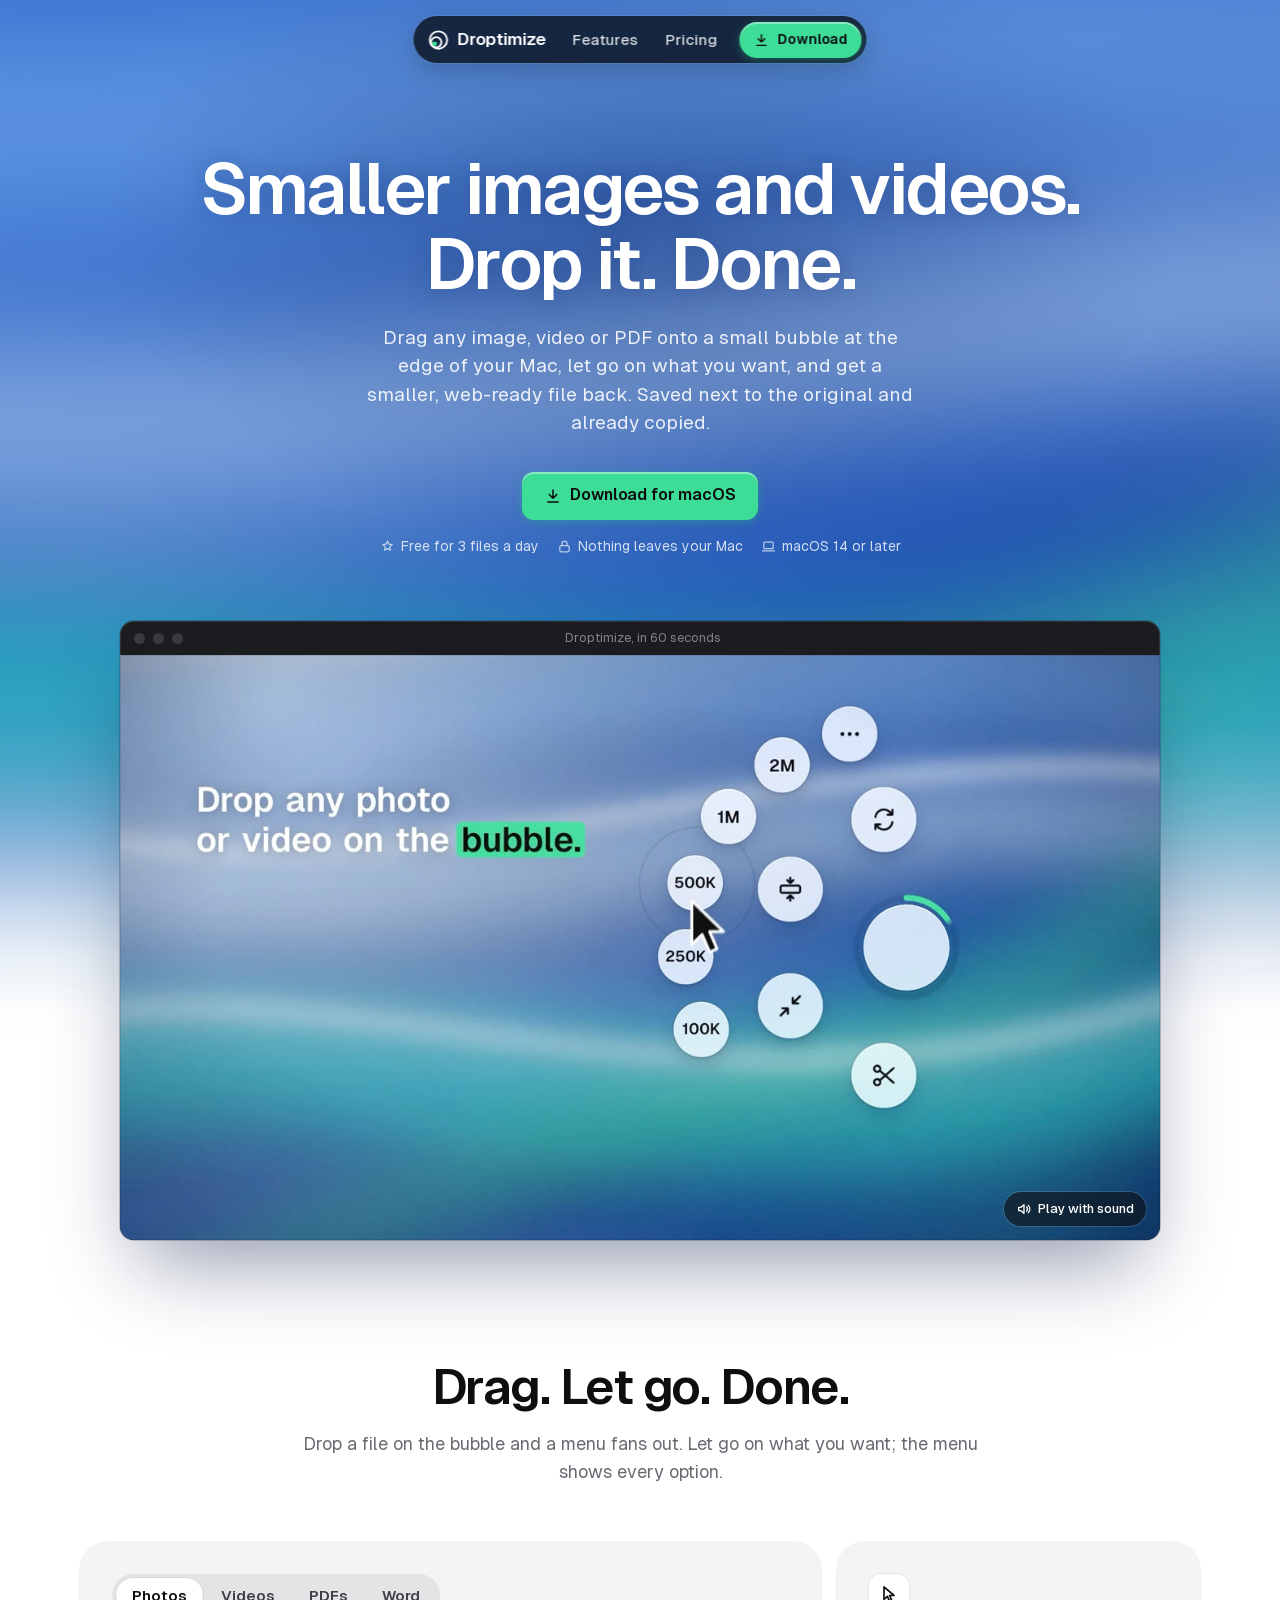
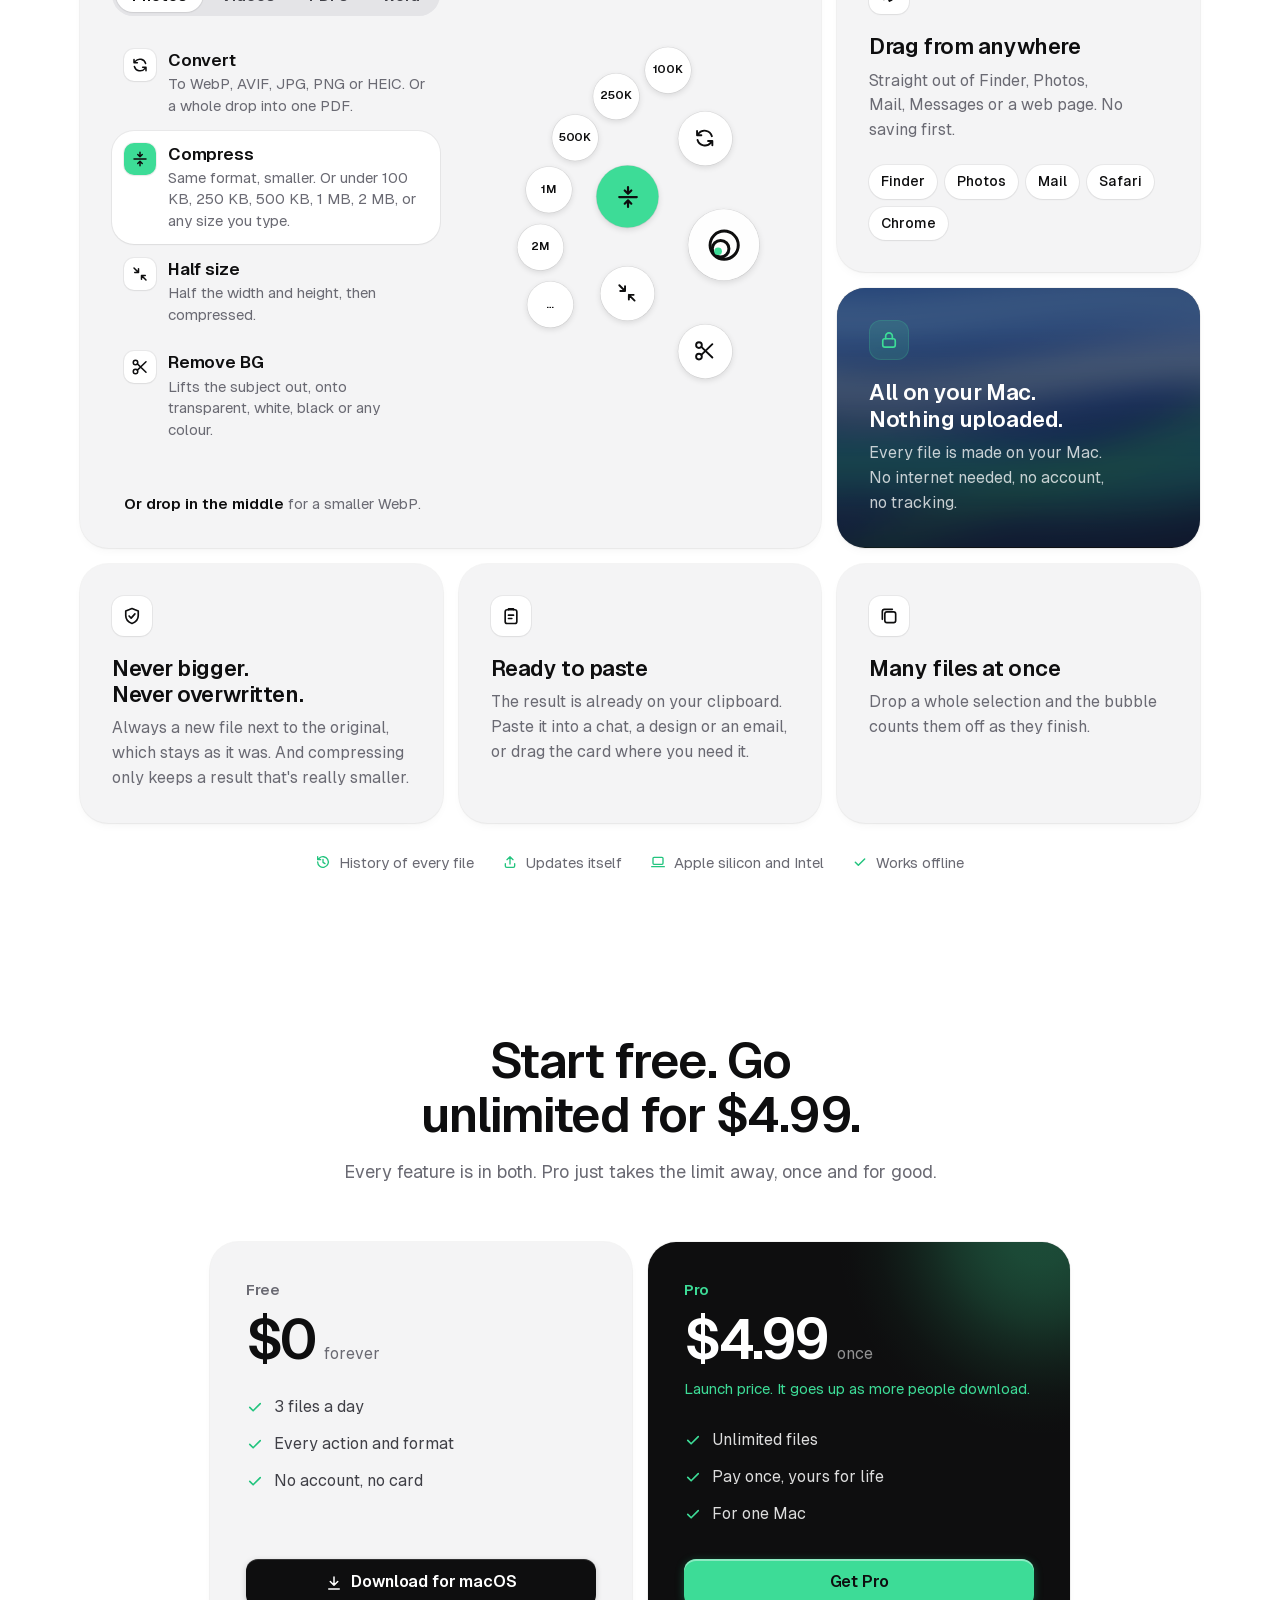
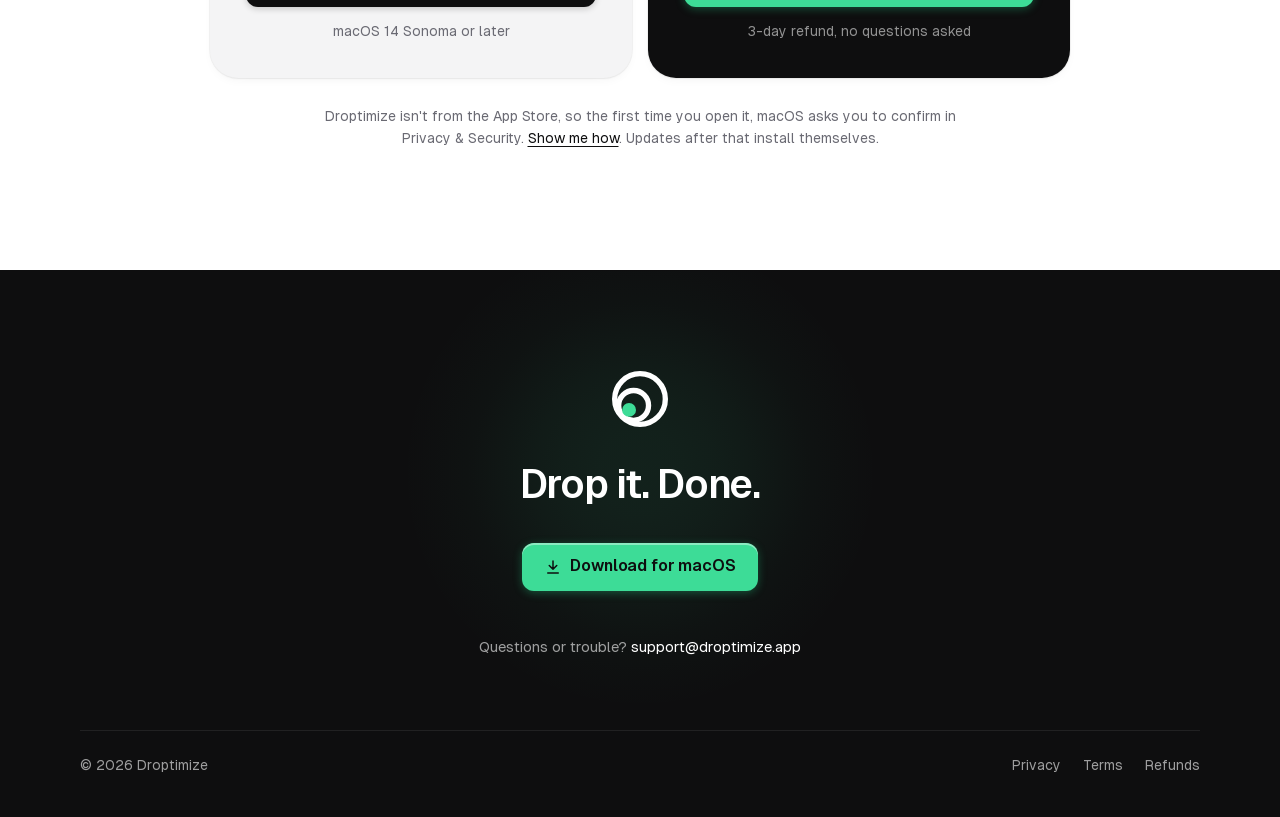
<file: website/index.html>
<!doctype html>
<html lang="en">
<head>
  <meta charset="utf-8">
  <meta name="viewport" content="width=device-width, initial-scale=1">
  <title>Droptimize: smaller images and videos for your Mac</title>
  <meta name="description" content="Drag any image or video onto a small bubble at the edge of your Mac, let go on what you want, and get a smaller, web-ready file back. Everything happens on your Mac. Free for 3 files a day, Pro $4.99 once.">
  <!-- Link previews (X, iMessage, Slack, LinkedIn…). The image is drawn by docs/launch-video/film/og-image.html. -->
  <meta property="og:title" content="Droptimize: smaller photos, videos and PDFs in one drop">
  <meta property="og:description" content="Drag a file onto a bubble at the edge of your Mac and let go. A 12.4 MB photo comes back at 486 KB, saved next to the original and already copied. Nothing is uploaded.">
  <meta property="og:type" content="website">
  <meta property="og:url" content="https://droptimize.app/">
  <meta property="og:site_name" content="Droptimize">
  <meta property="og:image" content="https://droptimize.app/assets/share-steps.jpg">
  <meta property="og:image:type" content="image/jpeg">
  <meta property="og:image:width" content="1200">
  <meta property="og:image:height" content="675">
  <meta property="og:image:alt" content="How Droptimize works: Drop. Pick. Done. 1, drop any file on the bubble. 2, pick what you need: convert, compress, resize or remove the background. 3, paste it anywhere: it is already on your clipboard.">
  <meta name="twitter:card" content="summary_large_image">
  <meta name="twitter:title" content="Droptimize: smaller photos, videos and PDFs in one drop">
  <meta name="twitter:description" content="Drag a file onto a bubble on your Mac and let go. 12.4 MB → 486 KB. No upload, no converter site.">
  <meta name="twitter:image" content="https://droptimize.app/assets/share-steps.jpg">
  <meta name="twitter:image:alt" content="How Droptimize works: Drop. Pick. Done. 1, drop any file on the bubble. 2, pick what you need: convert, compress, resize or remove the background. 3, paste it anywhere: it is already on your clipboard.">
  <meta name="theme-color" content="#2457B8">
  <link rel="icon" href="assets/favicon.svg" type="image/svg+xml">
  <link rel="apple-touch-icon" href="assets/icon-256.png">
  <link rel="preload" href="assets/fonts/Geist-Variable.woff2" as="font" type="font/woff2" crossorigin>
  <link rel="preload" href="assets/film-poster.jpg" as="image">
  <link rel="stylesheet" href="styles.css">
  <script>
    // The headline's intro plays once per visit (not on every return to the page), and never with Reduce Motion.
    try {
      if (!sessionStorage.getItem("seen-intro") && !matchMedia("(prefers-reduced-motion: reduce)").matches) {
        document.documentElement.classList.add("intro");
        sessionStorage.setItem("seen-intro", "1");
      }
    } catch (e) {}
  </script>
</head>
<body>
<a class="skip" href="#features">Skip to content</a>

<svg width="0" height="0" style="position:absolute" aria-hidden="true">
  <!-- The logo (Bubble/Logo.swift, 24-unit grid): the original, smaller, and the result. -->
  <symbol id="logo" viewBox="0 0 24 24">
    <circle cx="12" cy="12" r="9.5" fill="none" stroke="currentColor" stroke-width="2"/>
    <circle cx="9.6" cy="14.4" r="5.6" fill="none" stroke="currentColor" stroke-width="2"/>
    <circle cx="7.9" cy="16.1" r="2.6" fill="#3DDC97"/>
  </symbol>
  <symbol id="i-download" viewBox="0 0 24 24" fill="none" stroke="currentColor" stroke-width="2" stroke-linecap="round" stroke-linejoin="round"><path d="M12 4v11M7 10l5 5 5-5M5 20h14"/></symbol>
  <symbol id="i-check" viewBox="0 0 24 24" fill="none" stroke="currentColor" stroke-width="2.2" stroke-linecap="round" stroke-linejoin="round"><path d="M5 12.5l4.5 4.5L19 7.5"/></symbol>
  <symbol id="i-convert" viewBox="0 0 24 24" fill="none" stroke="currentColor" stroke-width="2" stroke-linecap="round" stroke-linejoin="round"><path d="M19.5 10A8 8 0 0 0 5.6 7.2L4 9M4 4.5V9h4.5M4.5 14a8 8 0 0 0 13.9 2.8L20 15M20 19.5V15h-4.5"/></symbol>
  <symbol id="i-compress" viewBox="0 0 24 24" fill="none" stroke="currentColor" stroke-width="2" stroke-linecap="round" stroke-linejoin="round"><path d="M12 3v6M9 6l3 3 3-3M12 21v-6M9 18l3-3 3 3M4 12h16"/></symbol>
  <symbol id="i-half" viewBox="0 0 24 24" fill="none" stroke="currentColor" stroke-width="2" stroke-linecap="round" stroke-linejoin="round"><path d="M4 4l6 6M10 5v5H5M20 20l-6-6M14 19v-5h5"/></symbol>
  <symbol id="i-scissors" viewBox="0 0 24 24" fill="none" stroke="currentColor" stroke-width="2" stroke-linecap="round" stroke-linejoin="round"><circle cx="6" cy="6" r="3"/><circle cx="6" cy="18" r="3"/><path d="M8.5 7.8L20 19M8.5 16.2L20 5"/></symbol>
  <symbol id="i-resize" viewBox="0 0 24 24" fill="none" stroke="currentColor" stroke-width="2" stroke-linecap="round" stroke-linejoin="round"><rect x="3" y="5" width="18" height="14" rx="2.5"/><path d="M7 12V9h3M17 12v3h-3"/></symbol>
  <symbol id="i-mute" viewBox="0 0 24 24" fill="none" stroke="currentColor" stroke-width="2" stroke-linecap="round" stroke-linejoin="round"><path d="M4 9.5h3.5L12 5.5v13l-4.5-4H4z"/><path d="M16 9.5l5 5M21 9.5l-5 5"/></symbol>
  <symbol id="i-sound" viewBox="0 0 24 24" fill="none" stroke="currentColor" stroke-width="2" stroke-linecap="round" stroke-linejoin="round"><path d="M4 9.5h3.5L12 5.5v13l-4.5-4H4z"/><path d="M16 9a4.5 4.5 0 0 1 0 6M18.5 6.5a8 8 0 0 1 0 11"/></symbol>
  <symbol id="i-cursor" viewBox="0 0 24 24" fill="none" stroke="currentColor" stroke-width="2" stroke-linejoin="round"><path d="M6 3.5v15l4-3.6 2.6 5.6 2.6-1.2-2.6-5.5H18z"/></symbol>
  <symbol id="i-lock" viewBox="0 0 24 24" fill="none" stroke="currentColor" stroke-width="2" stroke-linecap="round" stroke-linejoin="round"><rect x="4.5" y="10.5" width="15" height="10" rx="2.5"/><path d="M8 10.5V7.5a4 4 0 0 1 8 0v3"/></symbol>
  <symbol id="i-shield" viewBox="0 0 24 24" fill="none" stroke="currentColor" stroke-width="2" stroke-linecap="round" stroke-linejoin="round"><path d="M12 3l7.5 3v5.5c0 4.5-3.2 8-7.5 9.5-4.3-1.5-7.5-5-7.5-9.5V6z"/><path d="M8.5 12l2.5 2.5 4.5-5"/></symbol>
  <symbol id="i-clipboard" viewBox="0 0 24 24" fill="none" stroke="currentColor" stroke-width="2" stroke-linecap="round" stroke-linejoin="round"><rect x="5" y="4.5" width="14" height="16.5" rx="2.5"/><path d="M9 4.5V3.5h6v1M9 11h6M9 15h4"/></symbol>
  <symbol id="i-history" viewBox="0 0 24 24" fill="none" stroke="currentColor" stroke-width="2" stroke-linecap="round" stroke-linejoin="round"><path d="M4 12a8 8 0 1 0 2.4-5.7L4 8.5M4 4v4.5h4.5M12 8v4.5l3 2"/></symbol>
  <symbol id="i-stack" viewBox="0 0 24 24" fill="none" stroke="currentColor" stroke-width="2" stroke-linecap="round" stroke-linejoin="round"><rect x="7" y="7" width="13" height="13" rx="2.5"/><path d="M4 16V6.5A2.5 2.5 0 0 1 6.5 4H16"/></symbol>
  <symbol id="i-update" viewBox="0 0 24 24" fill="none" stroke="currentColor" stroke-width="2" stroke-linecap="round" stroke-linejoin="round"><path d="M12 15V4M7.5 8.5L12 4l4.5 4.5M5 14.5V18a2 2 0 0 0 2 2h10a2 2 0 0 0 2-2v-3.5"/></symbol>
  <symbol id="i-laptop" viewBox="0 0 24 24" fill="none" stroke="currentColor" stroke-width="2" stroke-linecap="round" stroke-linejoin="round"><rect x="4.5" y="5" width="15" height="10.5" rx="1.5"/><path d="M2.5 19h19"/></symbol>
  <symbol id="i-gift" viewBox="0 0 24 24" fill="none" stroke="currentColor" stroke-width="2" stroke-linecap="round" stroke-linejoin="round"><path d="M12 3.5l2.3 4.7 5.2.8-3.8 3.6.9 5.2-4.6-2.4-4.6 2.4.9-5.2L4.5 9l5.2-.8z"/></symbol>
</svg>

<nav class="nav" aria-label="Main">
  <a class="brand" href="#top"><svg aria-hidden="true"><use href="#logo"/></svg>Droptimize</a>
  <a class="link" href="#features">Features</a>
  <a class="link" href="#pricing">Pricing</a>
  <a class="button button-mint" href="https://github.com/bimanshu/Droptimize/releases/download/preview/Droptimize.dmg"><svg aria-hidden="true"><use href="#i-download"/></svg>Download</a>
</nav>

<main id="top">

  <!-- ───────────── 1. Hero ───────────── -->
  <header class="hero">
    <div class="wall" aria-hidden="true">
      <!-- The film's wallpaper (docs/launch-video/film/v4.html, wallpaper(false)): soft waves, heavily blurred. -->
      <svg viewBox="0 0 1920 1080" preserveAspectRatio="xMidYMid slice">
        <defs>
          <linearGradient id="wall-base" x1="0" y1="0" x2="1" y2="1">
            <stop offset="0" stop-color="#2F6BD0"/>
            <stop offset="0.55" stop-color="#2457B8"/>
            <stop offset="1" stop-color="#163A86"/>
          </linearGradient>
          <filter id="wall-blur" x="-30%" y="-30%" width="160%" height="160%"><feGaussianBlur stdDeviation="70"/></filter>
        </defs>
        <rect width="1920" height="1080" fill="url(#wall-base)"/>
        <g filter="url(#wall-blur)" fill="none" stroke-linecap="round">
          <path d="M-200 820C500 520 1100 1100 2200 600" stroke="#2BB5C0" stroke-width="260" opacity="0.8"/>
          <path d="M-300 300C600 700 1300 100 2300 380" stroke="#CFE6F7" stroke-width="180" opacity="0.55"/>
          <path d="M200 1200C800 760 1400 880 2100 300" stroke="#3DDC97" stroke-width="140" opacity="0.42"/>
          <path d="M-100 80C500 260 1200 -100 2100 120" stroke="#7FB2F0" stroke-width="220" opacity="0.6"/>
        </g>
      </svg>
    </div>

    <div class="wrap">
      <h1>
        <span class="line"><span data-word style="--i:0">Smaller</span> <span data-word style="--i:1">images</span> <span data-word style="--i:2">and</span> <span data-word style="--i:3">videos.</span></span>
        <span class="line"><span data-word style="--i:4">Drop</span> <span data-word style="--i:5">it.</span> <span data-word style="--i:6">Done.</span></span>
      </h1>
      <p class="sub">Drag any image, video or PDF onto a small bubble at the edge of your Mac, let go on what you want, and get a smaller, web-ready file back. Saved next to the original and already copied.</p>
      <div class="actions">
        <a class="button button-mint" href="https://github.com/bimanshu/Droptimize/releases/download/preview/Droptimize.dmg"><svg aria-hidden="true"><use href="#i-download"/></svg>Download for macOS</a>
      </div>
      <ul class="facts">
        <li><svg aria-hidden="true"><use href="#i-gift"/></svg>Free for 3 files a day</li>
        <li><svg aria-hidden="true"><use href="#i-lock"/></svg>Nothing leaves your Mac</li>
        <li><svg aria-hidden="true"><use href="#i-laptop"/></svg>macOS 14 or later</li>
      </ul>
    </div>

    <figure class="window" style="margin-bottom:0">
      <div class="bar" aria-hidden="true"><i></i><i></i><i></i><span class="title">Droptimize, in 60 seconds</span></div>
      <video id="film" autoplay muted loop playsinline preload="auto" poster="assets/film-poster.jpg" aria-label="Droptimize launch film: a photo dragged onto the bubble, compressed, converted, its background removed, a video compressed to 25 MB and a PDF to 1 MB, all on the Mac.">
        <source src="assets/film-hevc.mp4" type='video/mp4; codecs="hvc1"'>
        <source src="assets/film-h264.mp4" type="video/mp4">
      </video>
      <button class="sound" id="sound" type="button" aria-pressed="false"><svg aria-hidden="true"><use href="#i-sound"/></svg><span>Play with sound</span></button>
    </figure>
  </header>

  <!-- ───────────── 2. Everything it does ───────────── -->
  <section class="section" id="features" aria-labelledby="features-title">
    <div class="wrap">
      <div class="section-head">
        <h2 id="features-title">Drag. Let go. Done.</h2>
        <p>Drop a file on the bubble and a menu fans out. Let go on what you want; the menu shows every option.</p>
      </div>

      <div class="grid">
        <article class="card menu-card" aria-label="Every action">
          <div class="copy">
            <div class="switch" role="group" aria-label="File type">
              <span class="thumb" aria-hidden="true"></span>
              <button type="button" data-kind="image" aria-pressed="true">Photos</button>
              <button type="button" data-kind="video" aria-pressed="false">Videos</button>
              <button type="button" data-kind="pdf" aria-pressed="false">PDFs</button>
              <button type="button" data-kind="word" aria-pressed="false">Word</button>
            </div>
            <ul class="actions-list" id="actions"></ul>
            <p class="auto" id="auto"></p>
          </div>
          <div class="stage" id="stage" aria-hidden="true">
            <div class="bubble" id="bubble"><svg><use href="#logo"/></svg><span class="label" id="bubble-label"></span></div>
          </div>
        </article>

        <article class="card anywhere">
          <div class="icon"><svg aria-hidden="true"><use href="#i-cursor"/></svg></div>
          <h3>Drag from anywhere</h3>
          <p>Straight out of Finder, Photos, Mail, Messages or a web page. No saving first.</p>
          <div class="apps" aria-hidden="true"><span>Finder</span><span>Photos</span><span>Mail</span><span>Safari</span><span>Chrome</span></div>
        </article>

        <article class="card private">
          <!-- The film's wallpaper waves, as in the hero. -->
          <svg class="waves" viewBox="0 0 1920 1080" preserveAspectRatio="xMidYMid slice" aria-hidden="true">
            <rect width="1920" height="1080" fill="url(#wall-base)"/>
            <g filter="url(#wall-blur)" fill="none" stroke-linecap="round">
              <path d="M-200 820C500 520 1100 1100 2200 600" stroke="#2BB5C0" stroke-width="260" opacity="0.8"/>
              <path d="M-300 300C600 700 1300 100 2300 380" stroke="#CFE6F7" stroke-width="180" opacity="0.55"/>
              <path d="M200 1200C800 760 1400 880 2100 300" stroke="#3DDC97" stroke-width="140" opacity="0.42"/>
              <path d="M-100 80C500 260 1200 -100 2100 120" stroke="#7FB2F0" stroke-width="220" opacity="0.6"/>
            </g>
          </svg>
          <div class="icon"><svg aria-hidden="true"><use href="#i-lock"/></svg></div>
          <h3>All on your Mac. Nothing uploaded.</h3>
          <p>Every file is made on your Mac. No internet needed, no account, no tracking.</p>
        </article>

        <article class="card">
          <div class="icon"><svg aria-hidden="true"><use href="#i-shield"/></svg></div>
          <h3>Never bigger. Never overwritten.</h3>
          <p>Always a new file next to the original, which stays as it was. And compressing only keeps a result that's really smaller.</p>
        </article>

        <article class="card">
          <div class="icon"><svg aria-hidden="true"><use href="#i-clipboard"/></svg></div>
          <h3>Ready to paste</h3>
          <p>The result is already on your clipboard. Paste it into a chat, a design or an email, or drag the card where you need it.</p>
        </article>

        <article class="card">
          <div class="icon"><svg aria-hidden="true"><use href="#i-stack"/></svg></div>
          <h3>Many files at once</h3>
          <p>Drop a whole selection and the bubble counts them off as they finish.</p>
        </article>

        <ul class="extras">
          <li><svg aria-hidden="true"><use href="#i-history"/></svg>History of every file</li>
          <li><svg aria-hidden="true"><use href="#i-update"/></svg>Updates itself</li>
          <li><svg aria-hidden="true"><use href="#i-laptop"/></svg>Apple silicon and Intel</li>
          <li><svg aria-hidden="true"><use href="#i-check"/></svg>Works offline</li>
        </ul>
      </div>
    </div>
  </section>

  <!-- ───────────── 3. Pricing ───────────── -->
  <section class="section pricing" id="pricing" aria-labelledby="pricing-title">
    <div class="wrap">
      <div class="section-head">
        <h2 id="pricing-title">Start free. Go unlimited for $4.99.</h2>
        <p>Every feature is in both. Pro just takes the limit away, once and for good.</p>
      </div>

      <div class="plans">
        <div class="plan">
          <div class="name">Free</div>
          <div class="price"><b>$0</b><span>forever</span></div>
          <ul>
            <li><svg aria-hidden="true"><use href="#i-check"/></svg>3 files a day</li>
            <li><svg aria-hidden="true"><use href="#i-check"/></svg>Every action and format</li>
            <li><svg aria-hidden="true"><use href="#i-check"/></svg>No account, no card</li>
          </ul>
          <a class="button button-dark" href="https://github.com/bimanshu/Droptimize/releases/download/preview/Droptimize.dmg"><svg aria-hidden="true"><use href="#i-download"/></svg>Download for macOS</a>
          <p class="note">macOS 14 Sonoma or later</p>
        </div>

        <div class="plan pro">
          <div class="name">Pro</div>
          <div class="price"><b>$4.99</b><span>once</span></div>
          <p class="launch">Launch price. It goes up as more people download.</p>
          <ul>
            <li><svg aria-hidden="true"><use href="#i-check"/></svg>Unlimited files</li>
            <li><svg aria-hidden="true"><use href="#i-check"/></svg>Pay once, yours for life</li>
            <li><svg aria-hidden="true"><use href="#i-check"/></svg>For one Mac</li>
          </ul>
          <a class="button button-mint" href="https://checkout.dodopayments.com/buy/pdt_0NrhmMZKN9pE9ck3YwEGT?quantity=1">Get Pro</a>
          <p class="note">3-day refund, no questions asked</p>
        </div>
      </div>

      <p class="fine">Droptimize isn't from the App Store, so the first time you open it, macOS asks you to confirm in Privacy &amp; Security. <a href="#first-open" data-first-open>Show me how</a>. Updates after that install themselves.</p>
    </div>
  </section>
</main>

<!-- ───────────── Footer: the film's end card ───────────── -->
<footer class="footer">
  <div class="wrap">
    <svg class="mark" aria-hidden="true"><use href="#logo"/></svg>
    <h2>Drop it. Done.</h2>
    <a class="button button-mint" href="https://github.com/bimanshu/Droptimize/releases/download/preview/Droptimize.dmg"><svg aria-hidden="true"><use href="#i-download"/></svg>Download for macOS</a>
    <p class="contact">Questions or trouble? <a href="mailto:support@droptimize.app">support@droptimize.app</a></p>
    <div class="legal">
      <span>© 2026 Droptimize</span>
      <nav aria-label="Legal">
        <a href="privacy.html">Privacy</a>
        <a href="terms.html">Terms</a>
        <a href="refunds.html">Refunds</a>
      </nav>
    </div>
  </div>
</footer>

<!-- ───────────── Opening it the first time: shown when a download starts (and at #first-open) ───────────── -->
<dialog class="first-open" id="first-open" aria-labelledby="first-open-title">
  <form method="dialog"><button class="close" aria-label="Close"><svg viewBox="0 0 24 24" aria-hidden="true"><path d="M6 6l12 12M18 6 6 18"/></svg></button></form>
  <p class="started"><svg aria-hidden="true"><use href="#i-check"/></svg>Your download has started</p>
  <h2 id="first-open-title">Opening it the first time</h2>
  <ol>
    <li><b>Open the download</b> and drag Droptimize into Applications.</li>
    <li><b>Open Droptimize.</b> macOS says it can't check it: click Done.</li>
    <li><b>Open Privacy &amp; Security,</b> scroll down to Droptimize and click Open Anyway.</li>
  </ol>
  <a class="button button-mint" href="x-apple.systempreferences:com.apple.settings.PrivacySecurity.extension"><svg aria-hidden="true"><use href="#i-shield"/></svg>Open Privacy &amp; Security</a>
  <p class="why">macOS asks this once for apps from outside the App Store that Apple hasn't notarized. After that, Droptimize opens like any app and updates itself.</p>
</dialog>

<script src="main.js" defer></script>
</body>
</html>
</file>
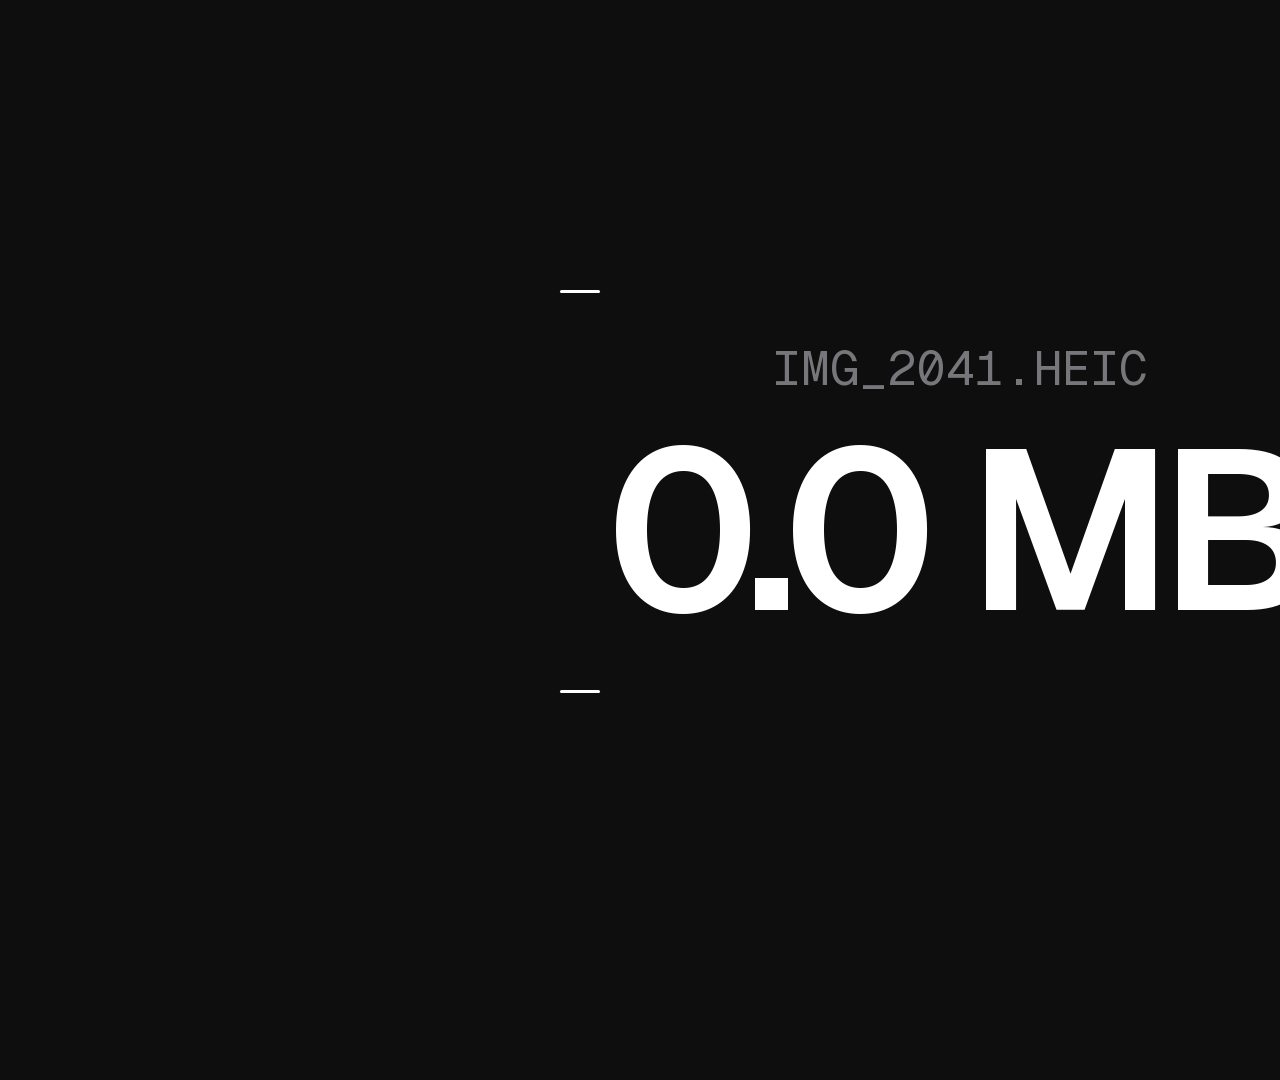
<file: docs/launch-video/film/index.html>
<!doctype html>
<html>
<head>
<meta charset="utf-8">
<title>Droptimize launch film</title>
<!--
  The whole film as a pure function of time: window.seek(t) sets every style. No CSS transitions,
  no timers, no state between frames. render.js steps t at 240 fps and blends 4 subframes per
  60 fps frame. window.EVENTS lists the moments mix.py puts sounds on. Spec: ../PROMPT.md and
  ../HANDOFF-VIDEO.md.
-->
<style>
@font-face { font-family: Geist; src: url(fonts/Geist-Variable.woff2) format('woff2'); font-weight: 100 900; }
@font-face { font-family: GeistMono; src: url(fonts/GeistMono-Variable.woff2) format('woff2'); font-weight: 100 900; }
html { -webkit-font-smoothing: antialiased; -moz-osx-font-smoothing: grayscale; }
html, body { margin: 0; width: 1920px; height: 1080px; overflow: hidden; background: #0E0E0F; }
#stage { position: absolute; inset: 0; overflow: hidden; font-family: Geist, sans-serif; color: #0E0E0F; }
.abs { position: absolute; left: 0; top: 0; }
/* The film's type scale: seven sizes, each with its own weight, tracking and leading. */
:root { --t-display-xl: 220px; --t-display: 144px; --t-title: 96px; --t-subtitle: 48px;
        --t-body: 28px; --t-ui: 24px; --t-ui-sm: 20px; }
.t-display-xl { font-size: var(--t-display-xl); font-weight: 600; letter-spacing: -0.04em; line-height: 1; }
.t-display    { font-size: var(--t-display); font-weight: 600; letter-spacing: -0.035em; line-height: 1.1; }
.t-title      { font-size: var(--t-title); font-weight: 600; letter-spacing: -0.03em; line-height: 1.1; }
.t-subtitle   { font-size: var(--t-subtitle); font-weight: 600; letter-spacing: -0.02em; line-height: 1.2; }
.t-body       { font-size: var(--t-body); font-weight: 500; letter-spacing: -0.005em; line-height: 1.3; }
.t-ui         { font-size: var(--t-ui); font-weight: 600; line-height: 1.2; }
.t-ui-sm      { font-size: var(--t-ui-sm); font-weight: 500; line-height: 1.2; }
.mono { font-family: GeistMono, monospace; font-weight: 400; letter-spacing: 0; }
.num  { font-variant-numeric: tabular-nums; }
.nowrap { white-space: nowrap; }
.word { display: inline-block; white-space: pre; }
</style>
</head>
<body>
<div id="stage"></div>
<script>
'use strict';
// ───────────────────────────── Constants ─────────────────────────────
const W = 1920, H = 1080;
const BEAT = 0.5, BAR = 2;
const END = 31.5;                         // 28.5 s of picture, then a still, silent end card
const C = { canvas: '#EDEBE8', grid: '#E1DED9', ink: '#0E0E0F', mint: '#3DDC97', grey: '#8A8A8E', white: '#FFFFFF' };
const UI = 2.5;                           // the app's points × 2.5 on screen
const BUBBLE = { x: 1835, y: 540, d: 44 * UI };
const RING_R = 80 * UI, SEG_D = 40 * UI, OPT_D = 34 * UI, OPT_R = RING_R + 56 * UI;
const SPRING = [0.35, 0.75], HOVER = [0.2, 0.8], CAM = [0.8, 1.0], SOFT = [0.4, 1.0];

// ───────────────────────────── Maths ─────────────────────────────
const TAU = Math.PI * 2;
const clamp = (x, a = 0, b = 1) => Math.min(b, Math.max(a, x));
const lerp = (a, b, p) => a + (b - a) * p;
/** Closed-form step response of a spring (SwiftUI's response/damping model), 0 → 1. */
function step(tau, [resp, damp]) {
  if (tau <= 0) return 0;
  const w0 = TAU / resp;
  if (damp >= 1) return 1 - Math.exp(-w0 * tau) * (1 + w0 * tau);
  const wd = w0 * Math.sqrt(1 - damp * damp);
  return 1 - Math.exp(-damp * w0 * tau) * (Math.cos(wd * tau) + (damp * w0 / wd) * Math.sin(wd * tau));
}
/** A value that changes target many times: one spring per change, summed (a pure function of t). */
function track(t, v0, keys, spec = SPRING) {
  let v = v0, prev = v0;
  for (const [tk, target, s] of keys) { v += (target - prev) * step(t - tk, s || spec); prev = target; }
  return v;
}
const smooth = x => { x = clamp(x); return x * x * (3 - 2 * x); };
const inOut = x => { x = clamp(x); return x < 0.5 ? 4 * x * x * x : 1 - Math.pow(-2 * x + 2, 3) / 2; };
const outCubic = x => 1 - Math.pow(1 - clamp(x), 3);
/** 0 → 1 between a and b (spring-like settle, no overshoot). */
const win = (t, a, b) => clamp((t - a) / (b - a));
const on = (t, a, b = Infinity) => t >= a && t < b;
/** Enter at a, exit at b, each a soft spring: returns 0…1. */
const life = (t, a, b = Infinity, spec = SOFT) => step(t - a, spec) - (b < Infinity ? step(t - b, spec) : 0);

// ───────────────────────────── DOM helpers ─────────────────────────────
const stage = document.getElementById('stage');
function el(tag, parent, style = {}, html = '', cls = '') {
  const e = document.createElement(tag);
  e.className = 'abs' + (cls ? ' ' + cls : '');
  Object.assign(e.style, style);
  if (html) e.innerHTML = html;
  (parent || stage).appendChild(e);
  return e;
}
const NS = 'http://www.w3.org/2000/svg';
function svg(parent, w, h, inner, style = {}) {
  const s = document.createElementNS(NS, 'svg');
  s.setAttribute('width', w); s.setAttribute('height', h); s.setAttribute('viewBox', `0 0 ${w} ${h}`);
  s.setAttribute('class', 'abs'); Object.assign(s.style, style);
  s.innerHTML = inner; parent.appendChild(s); return s;
}
function put(e, { x = 0, y = 0, s = 1, sx, sy, r = 0, o = 1, blur = 0, ox = 0.5, oy = 0.5 } = {}) {
  e.style.transformOrigin = `${ox * 100}% ${oy * 100}%`;
  e.style.transform = `translate(${x}px, ${y}px) rotate(${r}deg) scale(${sx ?? s}, ${sy ?? s})`;
  e.style.opacity = o <= 0.001 ? 0 : o;
  e.style.filter = blur > 0.05 ? `blur(${blur}px)` : 'none';
  e.style.display = o <= 0.001 ? 'none' : '';
}
const show = (e, v) => { e.style.display = v ? '' : 'none'; };

// ───────────────────────────── Icons (one stroke weight: 1.75 on a 24 grid) ─────────────────────────────
const ICON = {
  logo: c => `<circle cx="12" cy="12" r="9.5" fill="none" stroke="${c}" stroke-width="2"/><circle cx="9.6" cy="14.4" r="5.6" fill="none" stroke="${c}" stroke-width="2"/><circle cx="7.9" cy="16.1" r="2.6" fill="${C.mint}"/>`,
  logoMono: c => `<circle cx="12" cy="12" r="9.5" fill="none" stroke="${c}" stroke-width="2"/><circle cx="9.6" cy="14.4" r="5.6" fill="none" stroke="${c}" stroke-width="2"/><circle cx="7.9" cy="16.1" r="2.6" fill="${c}"/>`,
  convert: c => `<g fill="none" stroke="${c}" stroke-width="1.75" stroke-linecap="round" stroke-linejoin="round"><path d="M5 10a7 7 0 0 1 12.5-3.5L19 8"/><path d="M19 4v4h-4"/><path d="M19 14a7 7 0 0 1-12.5 3.5L5 16"/><path d="M5 20v-4h4"/></g>`,
  compress: c => `<g fill="none" stroke="${c}" stroke-width="1.75" stroke-linecap="round" stroke-linejoin="round"><rect x="4" y="9" width="16" height="6" rx="1.5"/><path d="M12 2.5v4M9.5 4.5 12 7l2.5-2.5M12 21.5v-4M9.5 19.5 12 17l2.5 2.5"/></g>`,
  half: c => `<g fill="none" stroke="${c}" stroke-width="1.75" stroke-linecap="round" stroke-linejoin="round"><path d="M20 4l-6 6M14 5.5V10h4.5M4 20l6-6M10 18.5V14H5.5"/></g>`,
  scissors: c => `<g fill="none" stroke="${c}" stroke-width="1.75" stroke-linecap="round" stroke-linejoin="round"><circle cx="6.5" cy="6.5" r="2.5"/><circle cx="6.5" cy="17.5" r="2.5"/><path d="M8.6 8 20 18M8.6 16 20 6"/></g>`,
  resize: c => `<g fill="none" stroke="${c}" stroke-width="1.75" stroke-linecap="round" stroke-linejoin="round"><rect x="3" y="5" width="18" height="14" rx="2"/><path d="M7 12V9h3M17 12v3h-3"/></g>`,
  mute: c => `<g fill="none" stroke="${c}" stroke-width="1.75" stroke-linecap="round" stroke-linejoin="round"><path d="M4 9.5h3.5L12 5.5v13l-4.5-4H4z"/><path d="M16 9.5l4.5 5M20.5 9.5 16 14.5"/></g>`,
  check: c => `<path d="M6 12.5l4 4 8-9" fill="none" stroke="${c}" stroke-width="2.2" stroke-linecap="round" stroke-linejoin="round"/>`,
  play: c => `<path d="M9 7.5v9l7.5-4.5z" fill="${c}"/>`,
};
function icon(parent, name, size, color) { return svg(parent, size, size, `<g transform="scale(${size / 24})">${ICON[name](color)}</g>`); }

// Abstract file art (no photos): a few flat shapes per file.
const ART = {
  mountains: (w, h) => `<rect width="${w}" height="${h}" fill="#DCE6F2"/><circle cx="${w * .72}" cy="${h * .32}" r="${h * .12}" fill="#F6D7A7"/><path d="M0 ${h} L${w * .3} ${h * .42} L${w * .55} ${h} Z" fill="#7C8DA8"/><path d="M${w * .3} ${h} L${w * .62} ${h * .3} L${w} ${h * .85} L${w} ${h} Z" fill="#53627C"/><rect y="${h * .78}" width="${w}" height="${h * .22}" fill="#F4F6F9" opacity=".85"/>`,
  forest: (w, h) => `<rect width="${w}" height="${h}" fill="#E4EEDC"/>${[0.12, 0.3, 0.5, 0.68, 0.86].map((k, i) => `<path d="M${w * k} ${h * (.2 + (i % 2) * .08)} L${w * (k + .1)} ${h * .8} L${w * (k - .1)} ${h * .8} Z" fill="${i % 2 ? '#4E7A57' : '#365E41'}"/>`).join('')}<rect y="${h * .8}" width="${w}" height="${h * .2}" fill="#C9D8BD"/>`,
  orbit: (w, h) => `<rect width="${w}" height="${h}" fill="#141A26"/><circle cx="${w * .5}" cy="${h * 1.25}" r="${h * .95}" fill="#3B6EA5"/><circle cx="${w * .5}" cy="${h * 1.25}" r="${h * .95}" fill="none" stroke="#9CC3EA" stroke-width="3" opacity=".7"/>`,
  sky: (w, h) => `<rect width="${w}" height="${h}" fill="#1B1F2E"/>${Array.from({ length: 18 }, (_, i) => `<circle cx="${(i * 53) % w}" cy="${(i * 29) % (h * .6)}" r="${1 + (i % 3) * .6}" fill="#E8ECF6"/>`).join('')}<path d="M0 ${h} L${w * .35} ${h * .6} L${w * .6} ${h} Z" fill="#2E3446"/>`,
  phones: (w, h) => `<rect width="${w}" height="${h}" fill="#F2C94C"/>`,
};
function fileArt(parent, kind, w, h, radius) {
  return svg(parent, w, h, `<defs><clipPath id="c${kind}${w}"><rect width="${w}" height="${h}" rx="${radius}"/></clipPath></defs><g clip-path="url(#c${kind}${w})">${ART[kind](w, h)}</g>`);
}
// Headphones, flat (Remove BG subject)
const HEADPHONES = (s) => `<g transform="scale(${s})" fill="none" stroke="#151515" stroke-width="10" stroke-linecap="round"><path d="M40 120 C40 40 160 40 160 120"/></g><g transform="scale(${s})" fill="#151515"><rect x="22" y="110" width="36" height="62" rx="14"/><rect x="142" y="110" width="36" height="62" rx="14"/></g>`;

// ───────────────────────────── Scene graph ─────────────────────────────
// Screen-space layers: dark cold open; world (camera) for the canvas scenes; overlays.
const bgDark = el('div', stage, { width: W + 'px', height: H + 'px', background: C.ink });
const world = el('div', stage, { width: W + 'px', height: H + 'px', transformOrigin: '0 0' });
const canvasBg = el('div', world, { left: '-1500px', top: '-1000px', width: '4920px', height: '3080px', background: C.canvas });
svg(canvasBg, 4920, 3080, `<defs><pattern id="g" width="48" height="48" patternUnits="userSpaceOnUse" x="12" y="20"><path d="M48 0H0V48" fill="none" stroke="${C.grid}" stroke-width="1"/></pattern></defs><rect width="4920" height="3080" fill="url(#g)"/>`);

// Cold open (screen space)
const cold = el('div', stage, { width: W + 'px', height: H + 'px', background: C.ink });
const COLD = [
  { name: 'IMG_2041.HEIC', size: 12.4, unit: 'MB' },
  { name: 'launch.mov', size: 840, unit: 'MB' },
  { name: 'hero.png', size: 6.1, unit: 'MB' },
  { name: 'shoot.tiff', size: 48, unit: 'MB' },
];
const coldName = el('div', cold, { width: W + 'px', top: '340px', textAlign: 'center', color: '#8A8A8E' }, '', 't-subtitle mono nowrap');
const coldSize = el('div', cold, { width: W + 'px', top: '420px', textAlign: 'center', color: '#FFFFFF' }, '', 't-display-xl num nowrap');
// Four corner ticks that become the mint dots
const TICK_BOX = { x0: 560, y0: 290, x1: 1360, y1: 690 };
const ticks = [0, 1, 2, 3].map(() => el('div', stage, { width: '40px', height: '3px', background: '#FFFFFF', borderRadius: '2px' }));

// Headline layer (world)
const head = el('div', world, { left: '170px', top: '0px', width: '1300px' });
function words(parent, text, style, cls = 't-display') {
  const line = el('div', parent, Object.assign({ position: 'absolute', whiteSpace: 'nowrap' }, style), '', cls);
  line.style.position = 'absolute';
  const spans = text.split(' ').map((w, i, a) => {
    const s = document.createElement('span'); s.className = 'word'; s.textContent = w + (i < a.length - 1 ? ' ' : '');
    line.appendChild(s); return s;
  });
  return { line, spans };
}
const hDrop = words(head, 'Drop it.', { top: '382px' });
const hDone = words(head, 'Done.', { top: '540px' });
const hVideo = words(head, 'Videos too.', { top: '461px' });
const hPrivate = words(head, 'Never leaves your Mac.', { top: '487px', color: '#FFFFFF' }, 't-title');
const hBatch = words(head, 'Ten at once.', { top: '461px' });
// Word list (Convert · Compress · Half size · Remove BG)
const LIST = ['Convert', 'Compress', 'Half size', 'Remove BG'];
const list = LIST.map((w, i) => el('div', head, { top: (300 + i * 110) + 'px', left: '40px' }, w, 't-title nowrap'));
const listDot = el('div', head, { width: '18px', height: '18px', borderRadius: '9px', background: C.mint });
// Mint dots framing the current headline
const dots = [0, 1, 2, 3].map(() => el('div', world, { width: '16px', height: '16px', borderRadius: '8px', background: C.mint }));

// Bubble (world)
const bub = el('div', world, { width: BUBBLE.d + 'px', height: BUBBLE.d + 'px', left: (BUBBLE.x - BUBBLE.d / 2) + 'px', top: (BUBBLE.y - BUBBLE.d / 2) + 'px' });
const bubDisc = el('div', bub, { width: '100%', height: '100%', borderRadius: '50%', background: 'rgba(255,255,255,0.92)', boxShadow: '0 5px 20px rgba(0,0,0,0.22), inset 0 0 0 1.25px rgba(0,0,0,0.10)' });
const bubLogo = icon(bub, 'logo', 55, '#6B6B6F'); put(bubLogo, { x: (BUBBLE.d - 55) / 2, y: (BUBBLE.d - 55) / 2 });
const bubLabel = el('div', bub, { width: BUBBLE.d + 'px', top: (BUBBLE.d / 2 - 15) + 'px', textAlign: 'center', lineHeight: '30px' }, '', 't-ui num nowrap');
const bubCheck = icon(bub, 'check', 56, C.mint);
const ringSvg = svg(world, 160, 160, `<circle cx="80" cy="80" r="67.5" fill="none" stroke="rgba(14,14,15,0.08)" stroke-width="7.5"/><circle id="ringArc" cx="80" cy="80" r="67.5" fill="none" stroke="${C.mint}" stroke-width="7.5" stroke-linecap="round" transform="rotate(-90 80 80)" stroke-dasharray="424.1" stroke-dashoffset="424.1"/>`, { left: (BUBBLE.x - 80) + 'px', top: (BUBBLE.y - 80) + 'px' });
const ringArc = ringSvg.querySelector('#ringArc');
const ripples = [0, 1, 2, 3, 4].map(() => el('div', world, { width: '60px', height: '60px', borderRadius: '50%', border: `3px solid ${C.ink}` }));

// Radial menu (world): segments and option bubbles, rebuilt per scene
const segs = [0, 1, 2, 3].map(() => {
  const d = el('div', world, { width: SEG_D + 'px', height: SEG_D + 'px', borderRadius: '50%', background: 'rgba(255,255,255,0.94)', boxShadow: '0 4px 14px rgba(0,0,0,0.16), inset 0 0 0 1.25px rgba(0,0,0,0.08)' });
  return { d, icons: {} };
});
const SEG_ICONS = ['convert', 'compress', 'half', 'scissors', 'resize', 'mute'];
for (const s of segs) for (const n of SEG_ICONS) {
  s.icons[n] = { dark: icon(s.d, n, 48, C.ink), light: icon(s.d, n, 48, '#FFFFFF') };
  put(s.icons[n].dark, { x: 26, y: 26 }); put(s.icons[n].light, { x: 26, y: 26 });
}
const opts = [0, 1, 2, 3, 4, 5].map(() => el('div', world, { width: OPT_D + 'px', height: OPT_D + 'px', borderRadius: '50%', background: 'rgba(255,255,255,0.96)', boxShadow: '0 3px 12px rgba(0,0,0,0.15), inset 0 0 0 1.25px rgba(0,0,0,0.08)', textAlign: 'center', lineHeight: OPT_D + 'px' }, '', 't-ui nowrap'));

// File tiles (world)
function tile(kind, name, size, w = 230, h = 160) {
  const g = el('div', world, { width: w + 'px', height: (h + 64) + 'px' });
  const card = el('div', g, { width: w + 'px', height: h + 'px', borderRadius: '20px', overflow: 'hidden', boxShadow: '0 10px 30px rgba(0,0,0,0.18)' });
  fileArt(card, kind, w, h, 20);
  el('div', g, { top: (h + 14) + 'px', left: '0px', width: w + 'px', textAlign: 'center', color: '#3A3A3E' }, `${name} <span style="color:#8A8A8E">· ${size}</span>`, 't-ui-sm mono nowrap');
  return { g, card, w, h };
}
const tImg = tile('mountains', 'IMG_2041.HEIC', '12.4\u00A0MB');
const tHero = tile('forest', 'hero.png', '6.1\u00A0MB');
const tVid = tile('orbit', 'launch.mov', '840\u00A0MB');
const vidPlay = icon(tVid.card, 'play', 72, '#FFFFFF'); put(vidPlay, { x: (230 - 72) / 2, y: (160 - 72) / 2, o: 0.95 });
const tPh = tile('phones', 'headphones.jpg', '3.2\u00A0MB');
svg(tPh.card, 230, 160, HEADPHONES(0.62), { left: '53px', top: '22px' });
const batch = Array.from({ length: 10 }, (_, i) => {
  const kinds = ['mountains', 'forest', 'orbit', 'sky', 'phones'];
  const g = el('div', world, { width: '120px', height: '84px', borderRadius: '12px', overflow: 'hidden', boxShadow: '0 6px 18px rgba(0,0,0,0.16)' });
  fileArt(g, kinds[i % 5], 120, 84, 12);
  return g;
});

// Result card (world), left of the bubble
const card = el('div', world, { width: '470px', height: '132px', borderRadius: '26px', background: 'rgba(255,255,255,0.97)', boxShadow: '0 12px 34px rgba(0,0,0,0.16), inset 0 0 0 1.25px rgba(0,0,0,0.06)' });
const cardThumbs = {};
for (const [k, kind] of [['img', 'mountains'], ['hero', 'forest'], ['vid', 'orbit'], ['ph', 'phones'], ['batch', 'sky']]) {
  const t = el('div', card, { left: '16px', top: '16px', width: '100px', height: '100px', borderRadius: '18px', overflow: 'hidden' });
  fileArt(t, kind, 100, 100, 18);
  if (kind === 'phones') svg(t, 100, 100, HEADPHONES(0.42), { left: '8px', top: '12px' });
  cardThumbs[k] = t;
}
const cardBig = el('div', card, { left: '140px', top: '18px' }, '', 't-subtitle num nowrap');
const cardSmall = el('div', card, { left: '142px', top: '84px', color: '#6B6B6F' }, '', 't-ui-sm mono num nowrap');

// Format carousel (Convert)
const FORMATS = ['WebP', 'AVIF', 'JPG', 'PNG', 'HEIC'];
const caro = el('div', world, { left: '210px', top: '800px', width: '1200px', height: '120px' });
const caroWords = FORMATS.map(f => el('div', caro, { top: '0px' }, f, 't-title nowrap'));
const caroPillL = el('div', caro, { height: '118px', top: '-6px', borderRadius: '59px', border: `3px solid ${C.ink}` });
let CARO_W = null;
function caroWidths() {          // measured once from the real glyphs, plus room between words
  if (!CARO_W) CARO_W = caroWords.map(w => { const d = w.style.display; w.style.display = ''; const x = w.offsetWidth; w.style.display = d; return x + 64; });
  return CARO_W;
}

// Remove BG preview (world)
const pv = el('div', world, { left: '920px', top: '260px', width: '620px', height: '460px', borderRadius: '34px', overflow: 'hidden', boxShadow: '0 18px 50px rgba(0,0,0,0.18)' });
const pvChecker = svg(pv, 620, 460, `<defs><pattern id="ck" width="40" height="40" patternUnits="userSpaceOnUse"><rect width="40" height="40" fill="#FFFFFF"/><rect width="20" height="20" fill="#E9E9EC"/><rect x="20" y="20" width="20" height="20" fill="#E9E9EC"/></pattern></defs><rect width="620" height="460" fill="url(#ck)"/>`);
const pvYellow = el('div', pv, { width: '620px', height: '460px', background: '#F2C94C' });
const pvFill = el('div', pv, { width: '620px', height: '460px', background: '#FFFFFF' });
const pvShadow = el('div', pv, { left: '190px', top: '370px', width: '240px', height: '26px', borderRadius: '50%', background: 'rgba(0,0,0,0.18)', filter: 'blur(10px)' });
const pvSubject = svg(pv, 620, 460, `<g transform="translate(170 70)">${HEADPHONES(1.4)}</g>`);
const chips = ['None', 'White', 'Black', '#1F2A44'].map(c => el('div', world, { top: '750px', height: '64px', padding: '0 28px', borderRadius: '32px', background: 'rgba(255,255,255,0.97)', boxShadow: '0 4px 14px rgba(0,0,0,0.12), inset 0 0 0 1.25px rgba(0,0,0,0.08)', lineHeight: '64px' }, c, 't-ui nowrap'));

// Private (dark full frame) and the Mac outline
const dark = el('div', world, { background: C.ink, borderRadius: '26px' });
world.insertBefore(dark, head);                 // under the headline, so "Never leaves your Mac." shows on it
const mac = svg(world, 560, 420, `<g fill="none" stroke="#FFFFFF" stroke-width="4" stroke-linejoin="round"><rect x="10" y="10" width="540" height="330" rx="22"/><path d="M230 340 L210 400 H350 L330 340"/></g>`, { left: '1330px', top: '330px', transformOrigin: '0 0' });
const macTiles = [0, 1, 2].map((i) => { const g = el('div', world, { width: '90px', height: '64px', borderRadius: '10px', overflow: 'hidden' }); fileArt(g, ['mountains', 'forest', 'orbit'][i], 90, 64, 10); return g; });

// Keycaps and composer (batch → paste)
function keycap(label) {
  const k = el('div', world, { width: '120px', height: '120px', borderRadius: '26px', background: '#1A1A1C', color: '#FFFFFF', boxShadow: '0 8px 0 #000000, 0 16px 26px rgba(0,0,0,0.28)', textAlign: 'center', lineHeight: '120px' }, label, 't-subtitle');
  return k;
}
const kCmd = keycap('⌘'), kV = keycap('V');
const comp = el('div', world, { left: '560px', top: '330px', width: '760px', height: '400px', borderRadius: '30px', background: '#FFFFFF', boxShadow: '0 18px 50px rgba(0,0,0,0.14), inset 0 0 0 1.25px rgba(0,0,0,0.06)' });
el('div', comp, { left: '36px', top: '28px' }, 'Message', 't-ui');
el('div', comp, { left: '36px', top: '328px', color: '#8A8A8E' }, 'Add a message…', 't-body');
const compImg = el('div', comp, { left: '36px', top: '86px', width: '320px', height: '220px', borderRadius: '20px', overflow: 'hidden' });
fileArt(compImg, 'mountains', 320, 220, 20);

// End
const endCardSmall = el('div', world, { width: W + 'px', top: '330px', textAlign: 'center' });
el('div', endCardSmall, { width: W + 'px', top: '10px', textAlign: 'center', color: '#6B6B6F' }, 'IMG_2041.HEIC', 't-subtitle mono nowrap');
el('div', endCardSmall, { width: W + 'px', top: '90px', textAlign: 'center' }, '486\u00A0KB', 't-display-xl num nowrap');
const endLogo = icon(world, 'logo', 150, C.ink);
const endTitle = el('div', world, { width: W + 'px', top: '470px', textAlign: 'center' }, 'Droptimize', 't-display nowrap');
const endTag = el('div', world, { width: W + 'px', top: '640px', textAlign: 'center', color: '#3A3A3E' }, 'Drop it. Done.', 't-subtitle nowrap');
const endPrice = el('div', world, { width: W + 'px', top: '730px', textAlign: 'center', color: '#8A8A8E' }, 'Free for 3 files a day · Pro $9.99\u00A0once', 't-body nowrap');

// Cursor (world, topmost)
const cursor = svg(world, 60, 80, `<path d="M8 6 L8 62 L22 49 L32 72 L41 68 L31 46 L50 46 Z" fill="#111111" stroke="#FFFFFF" stroke-width="4" stroke-linejoin="round"/>`);

// ───────────────────────────── Timeline data ─────────────────────────────
const EVENTS = [];                              // [t, kind] for mix.py
const ev = (t, kind) => EVENTS.push([+t.toFixed(4), kind]);

// Scenes with a drag into the bubble. Each lists its tile, path, menu and options.
const SCENES = [
  { id: 'img', tile: tImg, from: [1080, 330], grab: 4.0, enter: 4.5, release: 6.0,
    segIcons: ['convert', 'compress', 'half', 'scissors'], hovers: [[5.0, 0, 'Convert'], [5.25, 1, 'Compress']],
    opts: ['100K', '250K', '500K', '1M', '2M', '…'], optsAt: 5.5, optSeg: 1, optHover: [[5.75, 1], [5.875, 2]],
    work: [6.0, 6.75], done: 7.0, collapse: 6.45, result: { at: 7.0, thumb: 'img', big: ['12.4 MB', '486 KB'], pct: '−96%', name: 'IMG_2041-500kb.heic', count: [12.4, 0.486], unit: 'MB' }, cardOut: 8.0 },
  { id: 'hero', tile: tHero, from: [1080, 330], grab: 8.25, enter: 8.75, release: 10.0,
    segIcons: ['convert', 'compress', 'half', 'scissors'], hovers: [[9.0, 0, 'Convert']],
    opts: FORMATS, optsAt: 9.0, optSeg: 0, optHover: [[9.5, 0], [9.75, 1]],
    work: [10.0, 10.4], done: 10.5, collapse: 10.45, result: { at: 10.5, thumb: 'hero', pct: '−93%', name: 'hero.avif', count: [6.1, 0.412], unit: 'MB' }, cardOut: 12.0 },
  { id: 'ph', tile: tPh, from: [1080, 330], grab: 12.0, enter: 12.25, release: 13.0,
    segIcons: ['convert', 'compress', 'half', 'scissors'], hovers: [[12.5, 3, 'Remove BG']],
    opts: ['None', 'White', 'Black', '…'], optsAt: 12.5, optSeg: 3, optHover: [[12.875, 0]],
    work: [13.0, 13.4], done: 13.5, collapse: 13.45, result: null, cardOut: 16.0 },
  { id: 'vid', tile: tVid, from: [1080, 330], grab: 16.25, enter: 16.5, release: 17.5,
    segIcons: ['convert', 'compress', 'resize', 'mute'], hovers: [[16.75, 0, 'Convert'], [17.0, 1, 'Compress']],
    opts: ['10\u00A0MB', '25\u00A0MB', '50\u00A0MB', '100\u00A0MB', '…'], optsAt: 17.0, optSeg: 1, optHover: [[17.25, 0], [17.375, 1]],
    work: [17.5, 19.5], quarters: [18.0, 18.5, 19.0, 19.5], done: 19.5, collapse: 17.95, result: { at: 18.0, thumb: 'vid', pct: '−97%', name: 'launch-25mb.mov', count: [840, 24.1], countFrom: 18.0, countTo: 19.5, unit: 'MB' }, cardOut: 20.0 },
];
const SEG_ANGLES = [260, 206.67, 153.33, 100].map(a => a * Math.PI / 180);
const segPos = i => [BUBBLE.x + Math.cos(SEG_ANGLES[i]) * RING_R, BUBBLE.y + Math.sin(SEG_ANGLES[i]) * RING_R];
function optPos(scene, j) {
  const n = scene.opts.length, base = SEG_ANGLES[scene.optSeg];
  const spacing = (OPT_D + 12) / OPT_R;
  let a = base + (j - (n - 1) / 2) * spacing;
  const lim = 85 * Math.PI / 180, mid = Math.PI;
  const first = base - (n - 1) / 2 * spacing, last = base + (n - 1) / 2 * spacing;
  let shift = 0;
  if (first < mid - lim) shift = (mid - lim) - first;
  if (last > mid + lim) shift = (mid + lim) - last;
  a += shift;
  return [BUBBLE.x + Math.cos(a) * OPT_R, BUBBLE.y + Math.sin(a) * OPT_R];
}

// Cursor path: [t, x, y, pressed]
const CUR = [
  [0, 1120, 1200, 0], [2.9, 1120, 1200, 0], [3.5, 1195, 420, 0], [3.95, 1195, 420, 0], [4.0, 1195, 420, 1],
  [4.5, 1660, 520, 1],
  [5.0, ...segPos(0), 1], [5.25, ...segPos(1), 1], [5.75, 0, 0, 1], [5.875, 0, 0, 1], [6.0, 0, 0, 0],
  [7.3, 1250, 760, 0], [8.0, 1195, 420, 0], [8.25, 1195, 420, 1], [8.75, 1660, 520, 1], [9.0, ...segPos(0), 1], [9.5, 0, 0, 1], [9.75, 0, 0, 1], [10.0, 0, 0, 0],
  [11.4, 1195, 420, 0], [11.75, 1195, 420, 0], [12.0, 1195, 420, 1], [12.25, 1660, 520, 1], [12.5, ...segPos(3), 1], [12.875, 0, 0, 1], [13.0, 0, 0, 0],
  [13.9, 0, 0, 0], [14.0, 0, 0, 1], [14.12, 0, 0, 0],
  [15.6, 1195, 420, 0], [16.25, 1195, 420, 1], [16.5, 1660, 520, 1], [16.75, ...segPos(0), 1], [17.0, ...segPos(1), 1], [17.25, 0, 0, 1], [17.375, 0, 0, 1], [17.5, 0, 0, 0],
  [19.8, 1250, 1250, 0], [23.6, 1250, 1250, 0], [24.0, 1100, 980, 0], [25.0, 1100, 1250, 0], [END, 1100, 1250, 0],
];
// Fill the option-hover waypoints from the scenes
(function () {
  const fill = (t, xy) => { const k = CUR.find(c => Math.abs(c[0] - t) < 1e-6); if (k) { k[1] = xy[0]; k[2] = xy[1]; } };
  for (const s of SCENES) for (const [t, j] of s.optHover) fill(t, optPos(s, j));
  fill(6.0, optPos(SCENES[0], 2)); fill(10.0, optPos(SCENES[1], 1)); fill(13.0, optPos(SCENES[2], 0)); fill(17.5, optPos(SCENES[3], 1));
  // Remove BG: click "White" chip at 14.0
  const whiteChip = [1252, 782];
  fill(13.9, whiteChip); fill(14.0, whiteChip); fill(14.12, whiteChip);
})();
function cursorAt(t) {
  let i = 0; while (i < CUR.length - 1 && CUR[i + 1][0] <= t) i++;
  const a = CUR[i], b = CUR[Math.min(i + 1, CUR.length - 1)];
  const p = b[0] > a[0] ? inOut((t - a[0]) / (b[0] - a[0])) : 0;
  return { x: lerp(a[1], b[1], p), y: lerp(a[2], b[2], p), pressed: a[3] };
}

// Events for sound
for (const s of SCENES) {
  ev(s.grab, 'grab'); ev(s.enter, 'wake');
  s.segIcons.forEach((_, i) => ev(s.enter + i * 0.125, 'fan'));
  for (const [t] of s.hovers) ev(t, 'tick');
  s.opts.forEach((_, j) => ev(s.optsAt + j * 0.0625, 'fanSmall'));
  for (const [t] of s.optHover) ev(t, 'tick');
  ev(s.release, 'drop'); ev(s.release + 0.02, 'swish');
  if (s.quarters) s.quarters.forEach(t => ev(t, 'progress'));
  ev(s.done, 'done');
}
[0, 0.5, 1.0, 1.5].forEach(t => ev(t, 'cut'));
ev(14.0, 'click'); ev(14.0, 'fill');
for (let i = 0; i < 10; i++) ev(22.25 + i * 0.125, 'count');
ev(23.5, 'done'); ev(24.0, 'key'); ev(24.5, 'key'); ev(24.5, 'paste'); ev(25.0, 'whoosh'); ev(26.0, 'hit');

// ───────────────────────────── seek(t) ─────────────────────────────
function seek(t) {
  // Camera
  const cs = track(t, 1, [[3.0, 1.025], [8.0, 1.0], [12.0, 1.02], [16.0, 1.03], [20.0, 1.0]], [1.6, 1.0]);
  const cx = track(t, 960, [[3.0, 990], [8.0, 960], [12.0, 985], [16.0, 1000], [20.0, 960]], [1.6, 1.0]);
  const cy = 540;
  world.style.transform = `translate(${W / 2}px, ${H / 2}px) scale(${cs}) translate(${-cx}px, ${-cy}px)`;

  // ── Cold open (0–2 s): dark cards, hard cuts on half beats
  const inCold = t < 2.0;
  show(bgDark, false);
  show(cold, inCold);
  if (inCold) {
    const i = Math.min(3, Math.floor(t / 0.5)), c = COLD[i], tl = t - i * 0.5;
    const v = c.size * outCubic(tl / 0.3);
    coldName.textContent = c.name;
    coldSize.textContent = (c.size < 20 ? v.toFixed(1) : Math.round(v)) + '\u00A0' + c.unit;
    const s = 1 + 0.035 * (1 - step(tl, [0.3, 1]));
    put(coldSize, { s, oy: 0.5 }); put(coldName, { o: 0.85 });
  }
  // Ticks → dots (2.0 match cut)
  const DOTS = dotBoxAt(t);
  ticks.forEach((tk, k) => {
    const corner = [[TICK_BOX.x0, TICK_BOX.y0], [TICK_BOX.x1 - 40, TICK_BOX.y0], [TICK_BOX.x0, TICK_BOX.y1], [TICK_BOX.x1 - 40, TICK_BOX.y1]][k];
    if (t < 2.0) { put(tk, { x: corner[0], y: corner[1], o: 1 }); tk.style.width = '40px'; tk.style.height = '3px'; tk.style.background = '#FFFFFF'; tk.style.borderRadius = '2px'; return; }
    const p = step(t - 2.0, [0.45, 0.85]);
    if (p > 0.999) { show(tk, false); return; }
    const target = DOTS[k];
    // screen ← world for the first second (camera is at rest then)
    show(tk, true);
    tk.style.width = lerp(40, 16, p) + 'px'; tk.style.height = lerp(3, 16, p) + 'px'; tk.style.borderRadius = lerp(2, 8, p) + 'px';
    tk.style.background = p > 0.15 ? C.mint : '#FFFFFF';
    put(tk, { x: lerp(corner[0], target[0], p), y: lerp(corner[1], target[1], p) });
  });
  dots.forEach((d, k) => {
    const vis = t >= 2.0 && step(t - 2.0, [0.45, 0.85]) > 0.999;
    const o = vis ? 1 - life(t, 24.0, Infinity) + life(t, 26.0) : 0;
    put(d, { x: DOTS[k][0], y: DOTS[k][1], o: clamp(o) });
    d.style.background = on(t, 20.0, 22.0) ? C.mint : C.mint;
  });

  // ── Headlines
  showWords(hDrop, t, [2.0, 2.5], 8.0);
  showWords(hDone, t, [7.0], 8.0);
  showWords(hVideo, t, [16.0, 16.5], 20.0);
  showWords(hPrivate, t, [20.0, 20.5, 21.0, 21.5], 22.0);
  showWords(hBatch, t, [22.25, 22.5, 22.75], 23.75);
  // Word list 8–16
  const activeIdx = t < 12.0 ? 0 : 3;
  list.forEach((w, i) => {
    const enter = 8.0 + i * 0.0625, exit = 16.0;
    const p = life(t, enter, exit, [0.4, 1]);
    const act = i === 0 ? 1 - step(t - 12.0, HOVER) : i === 3 ? step(t - 12.0, HOVER) : 0;
    put(w, { x: 0, y: 10 * (1 - p), o: p * lerp(0.26, 1, act), blur: 10 * (1 - p), ox: 0, oy: 0.5 });
  });
  { // dot beside the active word: two springs (leading edge runs ahead)
    const yTop = track(t, 300, [[12.0, 300 + 3 * 110]], [0.3, 0.85]);
    const yBot = track(t, 300, [[12.0, 300 + 3 * 110]], [0.45, 0.9]);
    const p = life(t, 8.0, 16.0, [0.4, 1]);
    listDot.style.height = (18 + Math.abs(yTop - yBot)) + 'px';
    put(listDot, { x: 0, y: Math.min(yTop, yBot) + 44, o: p });
  }

  // ── Bubble
  const awake = [];
  for (const s of SCENES) awake.push([s.enter, 1.2], [s.collapse, 1.0]);
  awake.sort((a, b) => a[0] - b[0]);
  let bs = track(t, 1, awake, SPRING);
  bs += 0.06 * (step(t - 2.85, HOVER) - step(t - 3.25, HOVER));
  bs += 0.2 * (step(t - 22.2, SPRING) - step(t - 23.5, SPRING));
  const bubIn = life(t, 2.0, 25.0, [0.4, 1]) + life(t, 25.0, 25.0);
  const bubOpacity = clamp(bubIn) * lerp(0.6, 1, clamp(life(t, 2.85, Infinity, HOVER)));
  put(bub, { s: bs, o: t < 25.0 ? bubOpacity : bubOpacity * (1 - life(t, 25.0)) });
  // Glyph: logo / label / check / counter
  const lab = bubbleLabel(t);
  bubLabel.textContent = lab.text;
  bubLabel.className = 'abs num nowrap ' + (lab.text.length > 7 ? 't-ui-sm' : 't-ui');
  put(bubLabel, { o: lab.o });
  put(bubLogo, { x: (BUBBLE.d - 55) / 2, y: (BUBBLE.d - 55) / 2, o: lab.logo, s: 0.6 + 0.4 * lab.logo });
  put(bubCheck, { x: (BUBBLE.d - 56) / 2, y: (BUBBLE.d - 56) / 2, o: lab.check, s: 0.6 + 0.4 * lab.check });
  // Progress ring
  const prog = progressAt(t);
  ringArc.setAttribute('stroke-dashoffset', (424.1 * (1 - prog.p)).toFixed(2));
  put(ringSvg, { o: prog.o, s: bs });
  // Ripples on each drop
  const drops = SCENES.map(s => s.release).concat([14.0, 24.5]);
  ripples.forEach((r, k) => {
    const td = drops[k], tl = t - td;
    if (td === undefined || tl < 0 || tl > 0.45) { show(r, false); return; }
    const at = k === 4 ? { x: 1252, y: 782 } : SCENES[k] ? cursorAt(td) : { x: 0, y: 0 };
    const p = tl / 0.4, d = lerp(24 * UI, 70 * UI, outCubic(p));
    r.style.width = r.style.height = d + 'px';
    put(r, { x: at.x - d / 2, y: at.y - d / 2, o: 0.5 * (1 - p) });
  });

  // ── Radial menu
  const scene = SCENES.find(s => t >= s.enter - 0.01 && t < s.collapse + 0.6) || null;
  segs.forEach((sg, i) => {
    if (!scene) { show(sg.d, false); return; }
    const tin = scene.enter + i * 0.125, tout = scene.collapse + (3 - i) * 0.025;
    const p = step(t - tin, SPRING) - step(t - tout, [0.25, 1]);
    const hv = hoverAmount(scene, i, t);
    const [sx, sy] = segPos(i);
    const r = lerp(0.55, 1, p);
    const x = BUBBLE.x + (sx - BUBBLE.x) * r - SEG_D / 2, y = BUBBLE.y + (sy - BUBBLE.y) * r - SEG_D / 2;
    sg.d.style.background = hv > 0.5 ? C.ink : 'rgba(255,255,255,0.94)';
    for (const n of SEG_ICONS) {
      const showIt = n === scene.segIcons[i];
      show(sg.icons[n].dark, showIt && hv <= 0.5);
      show(sg.icons[n].light, showIt && hv > 0.5);
    }
    put(sg.d, { x, y, s: (0.4 + 0.6 * clamp(p)) * (1 + 0.15 * hv), o: clamp(p) });
  });
  opts.forEach((ob, j) => {
    if (!scene || j >= scene.opts.length) { show(ob, false); return; }
    const tin = scene.optsAt + j * 0.0625, tout = scene.collapse;
    const p = step(t - tin, SPRING) - step(t - tout, [0.25, 1]);
    const [ox, oy] = optPos(scene, j), [sx, sy] = segPos(scene.optSeg);
    const hv = optHover(scene, j, t);
    ob.textContent = scene.opts[j];
    ob.className = 'abs nowrap ' + (scene.opts[j].length > 4 ? 't-ui-sm' : 't-ui');
    ob.style.fontWeight = 600;
    ob.style.background = hv > 0.5 ? C.ink : 'rgba(255,255,255,0.96)';
    ob.style.color = hv > 0.5 ? '#FFFFFF' : C.ink;
    put(ob, { x: lerp(sx, ox, clamp(p)) - OPT_D / 2, y: lerp(sy, oy, clamp(p)) - OPT_D / 2, s: (0.4 + 0.6 * clamp(p)) * (1 + 0.15 * hv), o: clamp(p) });
  });

  // ── Tiles (dragged files)
  for (const s of SCENES) placeTile(s, t);

  // ── Result card
  placeCard(t);

  // ── Convert carousel (9.0–12.0): follows the hovered format, settles on AVIF
  {
    const p = life(t, 9.0, 12.0, [0.4, 1]);
    const sel = track(t, 0, [[9.5, 0], [9.75, 1]], [0.32, 0.9]);
    const widths = caroWidths();
    const xs = []; let acc = 0; widths.forEach(w => { xs.push(acc); acc += w; });
    const centre = 300;
    const offset = centre - lerp(xs[0] + widths[0] / 2, xs[1] + widths[1] / 2, sel) - 260 * (1 - step(t - 9.0, [0.5, 1]));
    caroWords.forEach((w, i) => put(w, { x: xs[i] + offset, y: 0, o: p * (Math.abs(i - sel) < 0.5 ? 1 : 0.28) }));
    const pl = track(t, centre - widths[0] / 2 + 8, [[9.75, centre - widths[1] / 2 + 8]], [0.28, 0.85]);
    const pr = track(t, centre + widths[0] / 2 - 8, [[9.75, centre + widths[1] / 2 - 8]], [0.42, 0.9]);
    caroPillL.style.width = (pr - pl) + 'px';
    put(caroPillL, { x: pl - 32 + 6, o: p });
  }

  // ── Remove BG preview (13.0–16.0)
  {
    const p = life(t, 13.0, 16.0, [0.45, 0.85]);
    put(pv, { x: 0, y: 30 * (1 - clamp(p)), s: lerp(0.9, 1, clamp(p)), o: clamp(p) });
    const lift = step(t - 13.2, [0.5, 0.85]);
    put(pvYellow, { o: 1 - lift });
    const fillR = 820 * step(t - 14.0, [0.5, 1]);
    pvFill.style.clipPath = `circle(${fillR}px at 332px 522px)`;
    put(pvFill, { o: t >= 14.0 ? 1 : 0 });
    put(pvSubject, { y: -14 * lift });
    put(pvShadow, { o: 0.4 + 0.6 * lift, s: 1 - 0.1 * lift });
    chips.forEach((c, i) => {
      const q = life(t, 13.6 + i * 0.0625, 16.0, SPRING);
      const xs = [920, 1100, 1300, 1490];
      const hv = i === 1 ? step(t - 13.9, HOVER) - step(t - 15.0, HOVER) : 0;
      c.style.background = hv > 0.5 ? C.ink : 'rgba(255,255,255,0.97)';
      c.style.color = hv > 0.5 ? '#FFFFFF' : C.ink;
      put(c, { x: xs[i], y: 20 * (1 - clamp(q)), o: clamp(q), s: 1 + 0.06 * hv });
    });
  }

  // ── Private (20–22): the card grows into a dark frame
  {
    const grow = step(t - 20.0, [0.55, 1]) - step(t - 22.0, [0.45, 1]);
    const from = { x: 1320, y: 474, w: 470, h: 132 }, to = { x: -200, y: -200, w: W + 400, h: H + 400 };
    if (grow > 0.002 && t < 23) {
      const bubbleBox = { x: BUBBLE.x - 55, y: BUBBLE.y - 55, w: 110, h: 110 };
      const base = t < 22.0 ? from : bubbleBox;
      const g = clamp(grow);
      dark.style.width = lerp(base.w, to.w, g) + 'px'; dark.style.height = lerp(base.h, to.h, g) + 'px';
      dark.style.borderRadius = lerp(t < 22.0 ? 26 : 55, 0, g) + 'px';
      put(dark, { x: lerp(base.x, to.x, g), y: lerp(base.y, to.y, g), o: 1 });
    } else put(dark, { o: 0 });
    const mp = life(t, 20.25, 21.95, [0.45, 1]);
    put(mac, { o: mp, y: 20 * (1 - clamp(mp)), s: 0.74, ox: 0, oy: 0 });
    macTiles.forEach((m, i) => {
      const a = (t - 20.0) * (1.4 + i * 0.35) + i * 2.1;
      const x = 1350 + 140 * (1 + Math.sin(a)), y = 348 + 82 * (1 + Math.sin(a * 1.37 + i));
      put(m, { x, y, o: mp });
    });
  }

  // ── Batch (22–25)
  batch.forEach((b, i) => {
    const tStart = 22.0, tFly = 22.25 + i * 0.125;
    const home = [320 + (i % 5) * 150, 640 + Math.floor(i / 5) * 110];
    const inP = life(t, tStart + i * 0.03, Infinity, SPRING);
    const fly = step(t - tFly, [0.3, 0.9]);
    const x = lerp(home[0], BUBBLE.x - 60, fly), y = lerp(home[1], BUBBLE.y - 42, fly);
    put(b, { x, y, s: lerp(1, 0.25, fly), o: clamp(inP) * (1 - smooth((fly - 0.7) / 0.3)) });
  });
  { // keycaps and composer
    const kp = life(t, 23.75, 25.0, SPRING);
    const pressC = step(t - 24.0, [0.12, 1]) - step(t - 24.7, [0.15, 1]);
    const pressV = step(t - 24.5, [0.12, 1]) - step(t - 24.75, [0.15, 1]);
    put(kCmd, { x: 210, y: 820 + 7 * pressC + 20 * (1 - clamp(kp)), o: clamp(kp) });
    put(kV, { x: 350, y: 820 + 7 * pressV + 20 * (1 - clamp(kp)), o: clamp(kp) });
    kCmd.style.boxShadow = `0 ${8 - 7 * pressC}px 0 #000000, 0 16px 26px rgba(0,0,0,0.28)`;
    kV.style.boxShadow = `0 ${8 - 7 * pressV}px 0 #000000, 0 16px 26px rgba(0,0,0,0.28)`;
    const cp = life(t, 23.85, Infinity, [0.45, 0.85]);
    const push = step(t - 25.0, [0.5, 1]);
    put(comp, { y: 24 * (1 - clamp(cp)), s: lerp(0.94, 1, clamp(cp)) * (1 + 0.6 * push), o: clamp(cp) * (1 - push), blur: 18 * push });
    const ip = step(t - 24.5, SPRING);
    put(compImg, { s: lerp(0.6, 1, ip), o: clamp(ip * 3), ox: 0, oy: 0 });
  }

  // ── End (25.5 →)
  {
    const sp = step(t - 25.5, [0.35, 1]) - step(t - 25.9, [0.2, 1]);
    const gone = step(t - 25.9, [0.2, 1]);
    put(endCardSmall, { o: clamp(sp), s: lerp(0.97, 1, clamp(sp)) * (1 + 0.04 * gone), blur: 14 * gone });
    const ep = step(t - 26.05, [0.5, 1]);
    put(endLogo, { x: W / 2 - 75, y: 300, o: ep, s: lerp(0.8, 1, ep) });
    put(endTitle, { o: ep, y: 18 * (1 - ep), blur: 8 * (1 - ep) });
    const tp = step(t - 26.75, [0.5, 1]);
    put(endTag, { o: tp, y: 12 * (1 - tp), blur: 8 * (1 - tp) });
    const pp = step(t - 27.5, [0.5, 1]);
    put(endPrice, { o: pp });
  }

  // ── Cursor
  {
    const c = cursorAt(t);
    const vis = t >= 2.9 && t < 25.0 && !on(t, 19.8, 23.6);
    const pr = c.pressed ? 0.9 : 1;
    put(cursor, { x: c.x - 8, y: c.y - 6, s: pr, o: vis ? 1 : 0, ox: 0.1, oy: 0.05 });
  }
}

// Mint dots: corners of the box around the current headline (world coordinates)
function dotBoxAt(t) {
  const boxes = [
    [2.0, 140, 330, 1060, 720],     // Drop it. / Done.
    [8.0, 160, 270, 840, 760],      // word list
    [16.0, 140, 410, 1100, 640],    // Videos too.
    [20.0, 140, 410, 1520, 640],    // Never leaves your Mac.
    [22.0, 140, 410, 1060, 640],    // Ten at once.
    [24.0, 140, 410, 1060, 640],
    [26.0, 560, 270, 1360, 820],    // end card
  ];
  const k = i => track(t, boxes[0][i], boxes.slice(1).map(b => [b[0], b[i]]), [0.5, 0.88]);
  const x0 = k(1), y0 = k(2), x1 = k(3), y1 = k(4);
  return [[x0, y0], [x1, y0], [x0, y1], [x1, y1]];
}
function showWords(h, t, times, exit) {
  h.spans.forEach((s, i) => {
    const tin = times[Math.min(i, times.length - 1)] + (i >= times.length ? (i - times.length + 1) * 0.125 : 0);
    const p = step(t - tin, [0.4, 1]), q = exit < Infinity ? step(t - exit, [0.35, 1]) : 0;
    const v = clamp(p - q);
    s.style.opacity = v;
    s.style.filter = (p < 0.999 || q > 0.001) ? `blur(${(10 * (1 - p) + 12 * q).toFixed(2)}px)` : 'none';
    s.style.transform = `translateY(${(8 * (1 - p) - 14 * q).toFixed(2)}px)`;
  });
  show(h.line, t >= times[0] - 0.01 && t < exit + 0.6);
}
function hoverAmount(scene, i, t) {
  let v = 0;
  for (let k = 0; k < scene.hovers.length; k++) {
    const [th, si] = scene.hovers[k], next = scene.hovers[k + 1] ? scene.hovers[k + 1][0] : scene.release;
    if (si === i) v += step(t - th, HOVER) - step(t - next, HOVER);
  }
  // The segment whose options are open stays lit while the pointer is out among them
  if (i === scene.optSeg && t >= scene.optsAt && t < scene.release) v = Math.max(v, 0.6);
  return clamp(v);
}
function optHover(scene, j, t) {
  let v = 0;
  for (let k = 0; k < scene.optHover.length; k++) {
    const [th, oj] = scene.optHover[k], next = scene.optHover[k + 1] ? scene.optHover[k + 1][0] : scene.release + 0.2;
    if (oj === j) v += step(t - th, HOVER) - step(t - next, HOVER);
  }
  return clamp(v);
}
function bubbleLabel(t) {
  // Hover labels while a menu is open; check when done; counter during the batch; logo otherwise.
  for (const s of SCENES) {
    if (t >= s.enter && t < s.release) {
      let text = '';
      for (const [th, , label] of s.hovers) if (t >= th) text = label;
      if (t >= s.optsAt && s.optHover.length) {
        for (const [th, j] of s.optHover) if (t >= th) text = s.opts[j];
      }
      if (text) return { text, size: text.length > 7 ? 19 : 24, o: 1, logo: 0, check: 0 };
      return { text: '', size: 24, o: 0, logo: 1, check: 0 };
    }
    if (t >= s.release && t < s.done) return { text: '', size: 24, o: 0, logo: 0, check: 0 };
    if (t >= s.done && t < s.done + 0.9) return { text: '', size: 24, o: 0, logo: 0, check: step(t - s.done, SPRING) };
  }
  if (t >= 22.25 && t < 23.5) {
    const n = clamp(Math.floor((t - 22.25) / 0.125) + 1, 1, 10);
    return { text: `${n}/10`, size: 26, o: 1, logo: 0, check: 0 };
  }
  if (t >= 23.5 && t < 24.4) return { text: '', size: 24, o: 0, logo: 0, check: step(t - 23.5, SPRING) };
  return { text: '', size: 24, o: 0, logo: 1, check: 0 };
}
function progressAt(t) {
  for (const s of SCENES) {
    if (t >= s.release && t < s.done + 0.3) {
      let p;
      if (s.quarters) p = track(t, 0, s.quarters.map((q, i) => [q, (i + 1) / 4]), [0.3, 0.95]);
      else p = clamp(inOut((t - s.work[0]) / (s.work[1] - s.work[0])));
      return { p, o: 1 - smooth((t - s.done) / 0.3) };
    }
  }
  if (t >= 22.25 && t < 23.8) return { p: clamp((t - 22.25) / 1.25), o: 1 - smooth((t - 23.5) / 0.3) };
  return { p: 0, o: 0 };
}
function placeTile(s, t) {
  const T = s.tile, appear = s.grab - 0.75;
  const inP = life(t, appear, Infinity, SPRING);
  if (t < appear - 0.05 || t > s.release + 0.6) { put(T.g, { o: 0 }); return; }
  const c = cursorAt(t);
  let x, y, sc = 1, o = clamp(inP);
  const grabOffset = [c.x - (s.from[0] + 40), c.y - (s.from[1] + 30)];
  if (t < s.grab) { x = s.from[0]; y = s.from[1] + 30 * (1 - clamp(inP)); }
  else if (t < s.release) {
    const g = step(t - s.grab, [0.25, 0.9]);
    x = lerp(s.from[0], c.x - 115, g); y = lerp(s.from[1], c.y - 90, g); sc = 1 - 0.35 * step(t - s.enter, SPRING);
  } else {
    const k = step(t - s.release, [0.3, 1]);
    x = lerp(c.x - 115, BUBBLE.x - T.w / 2, k); y = lerp(c.y - 90, BUBBLE.y - T.h / 2, k); sc = 0.65 * (1 - k) + 0.05 * k; o = 1 - k;
  }
  put(T.g, { x, y, s: sc, o, ox: 0.5, oy: 0.4 });
}
function placeCard(t) {
  const s = SCENES.find(sc => sc.result && t >= sc.result.at - 0.05 && t < sc.cardOut + 0.6);
  const inBatch = t >= 23.5 && t < 25.6;
  if (!s && !inBatch) { put(card, { o: 0 }); return; }
  const at = s ? s.result.at : 23.5, out = s ? s.cardOut : 25.0;
  const p = step(t - at, SPRING) - step(t - out, [0.35, 1]);
  const pos = { x: 1320, y: 474 };
  for (const k in cardThumbs) show(cardThumbs[k], (s && s.result.thumb === k) || (inBatch && k === 'batch'));
  if (s) {
    const r = s.result;
    const ct0 = r.countFrom ?? r.at, ct1 = r.countTo ?? r.at + 0.5;
    const cp = inOut((t - ct0) / (ct1 - ct0));
    const v = Math.exp(lerp(Math.log(r.count[0]), Math.log(r.count[1]), cp));
    const sizeText = v >= 1 ? (v >= 100 ? Math.round(v) + '\u00A0MB' : v.toFixed(1) + '\u00A0MB') : Math.round(v * 1000) + '\u00A0KB';
    const pctShow = t >= (r.countTo ?? r.at + 0.5) - 0.01;
    cardBig.textContent = pctShow ? r.pct : sizeText;
    cardSmall.textContent = pctShow ? `${r.name} · ${sizeText}` : r.name;
  } else {
    cardBig.textContent = '−81%';
    cardSmall.textContent = '10 files';
  }
  put(card, { x: pos.x + 60 * (1 - clamp(p)), y: pos.y, s: lerp(0.9, 1, clamp(p)), o: clamp(p) * (t >= 20.0 && t < 22.0 ? 0 : 1) });
}

window.seek = seek;
window.EVENTS = EVENTS;
window.END = END;
window.ready = document.fonts.ready.then(() => Promise.all([document.fonts.load('600 100px Geist'), document.fonts.load('400 20px GeistMono')]));
seek(0);
</script>
</body>
</html>
</file>
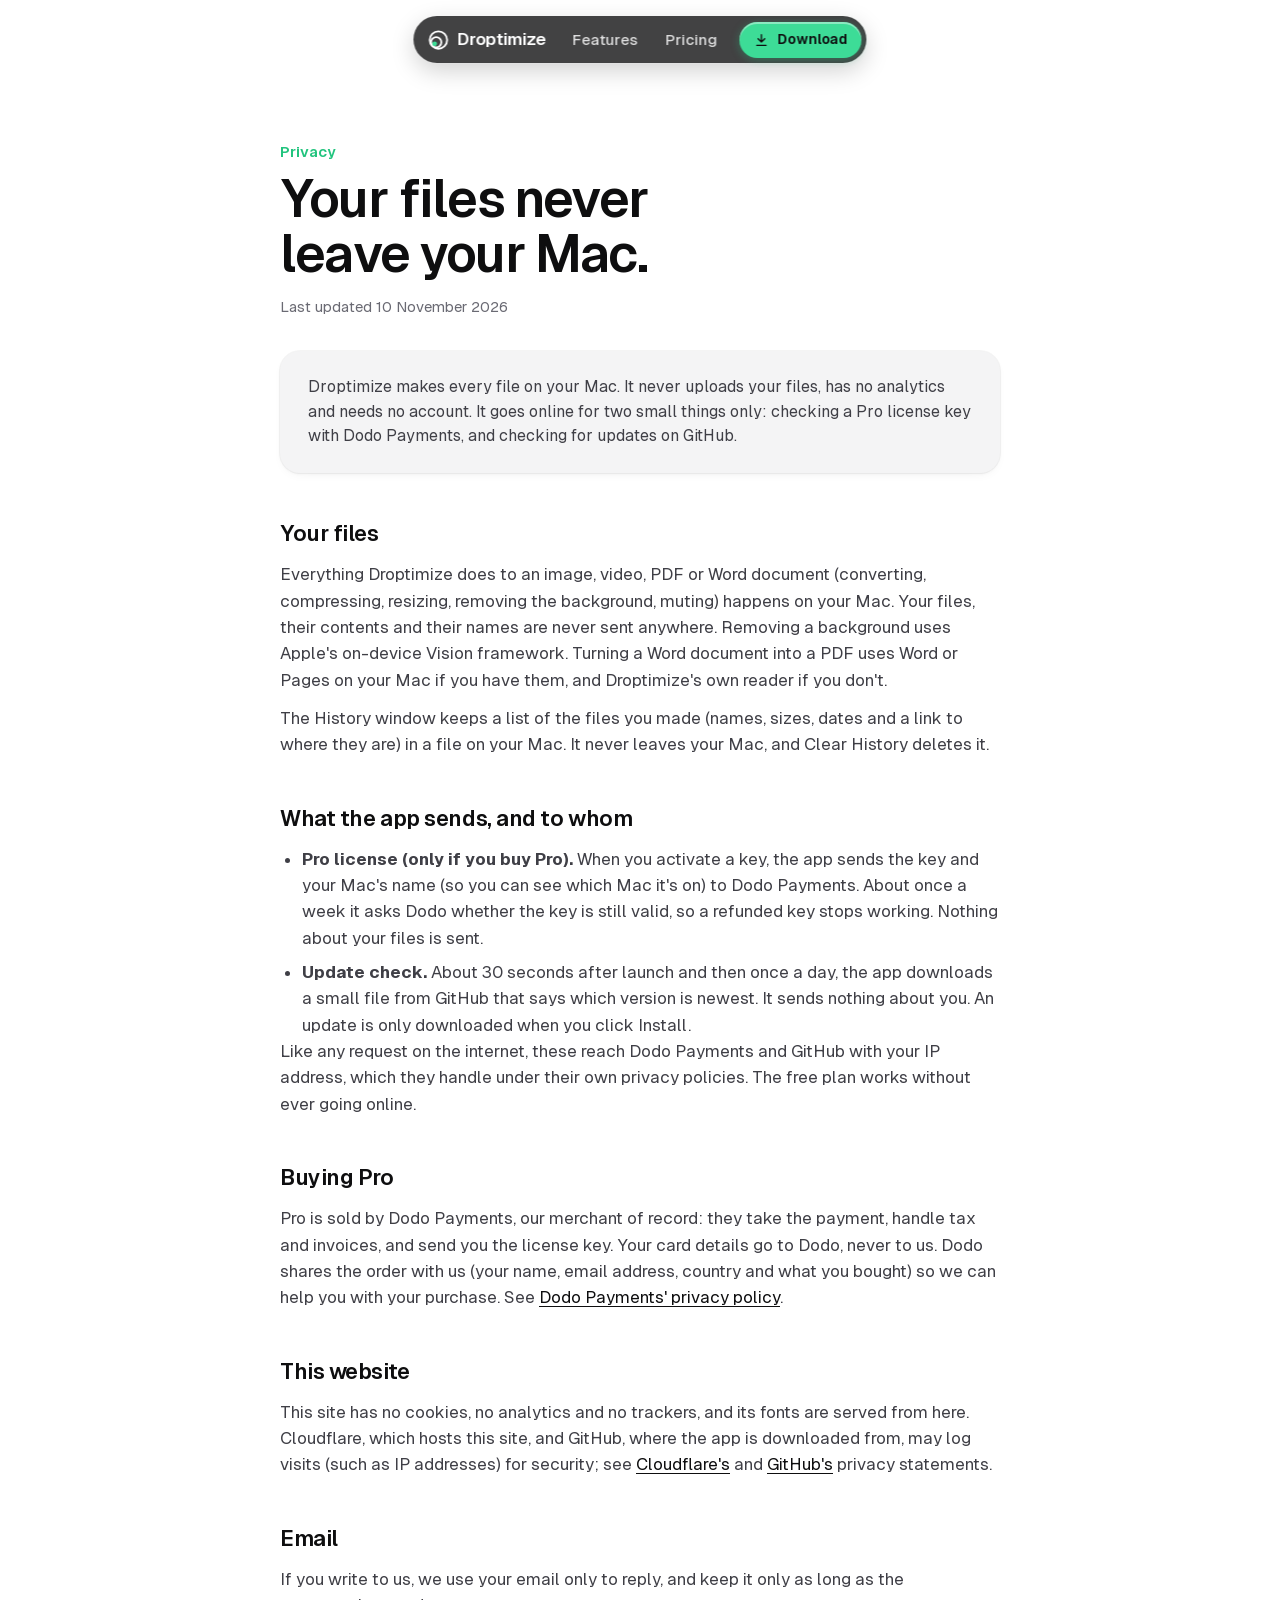
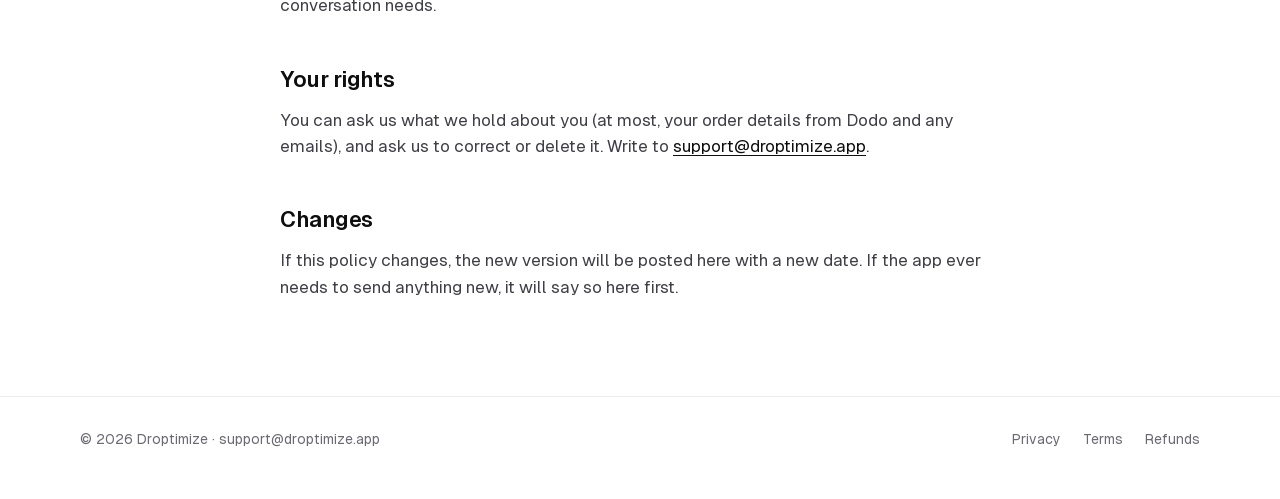
<file: website/privacy.html>
<!doctype html>
<html lang="en">
<head>
  <meta charset="utf-8">
  <meta name="viewport" content="width=device-width, initial-scale=1">
  <title>Privacy · Droptimize</title>
  <meta name="description" content="Droptimize makes every file on your Mac and never uploads it. What the app sends, and to whom.">
  <link rel="icon" href="assets/favicon.svg" type="image/svg+xml">
  <link rel="apple-touch-icon" href="assets/icon-256.png">
  <link rel="preload" href="assets/fonts/Geist-Variable.woff2" as="font" type="font/woff2" crossorigin>
  <link rel="stylesheet" href="styles.css">
</head>
<body>
<svg width="0" height="0" style="position:absolute" aria-hidden="true">
  <symbol id="logo" viewBox="0 0 24 24">
    <circle cx="12" cy="12" r="9.5" fill="none" stroke="currentColor" stroke-width="2"/>
    <circle cx="9.6" cy="14.4" r="5.6" fill="none" stroke="currentColor" stroke-width="2"/>
    <circle cx="7.9" cy="16.1" r="2.6" fill="#3DDC97"/>
  </symbol>
  <symbol id="i-download" viewBox="0 0 24 24" fill="none" stroke="currentColor" stroke-width="2" stroke-linecap="round" stroke-linejoin="round"><path d="M12 4v11M7 10l5 5 5-5M5 20h14"/></symbol>
</svg>

<nav class="nav" aria-label="Main">
  <a class="brand" href="index.html"><svg aria-hidden="true"><use href="#logo"/></svg>Droptimize</a>
  <a class="link" href="index.html#features">Features</a>
  <a class="link" href="index.html#pricing">Pricing</a>
  <a class="button button-mint" href="https://github.com/bimanshu/Droptimize/releases/download/preview/Droptimize.dmg"><svg aria-hidden="true"><use href="#i-download"/></svg>Download</a>
</nav>

<main class="doc">
  <div class="wrap">
    <p class="kicker">Privacy</p>
    <h1>Your files never leave your Mac.</h1>
    <p class="updated">Last updated 10 November 2026</p>
    <div class="summary">
      <p>Droptimize makes every file on your Mac. It never uploads your files, has no analytics and needs no account. It goes online for two small things only: checking a Pro license key with Dodo Payments, and checking for updates on GitHub.</p>
    </div>

    <h2>Your files</h2>
    <p>Everything Droptimize does to an image, video, PDF or Word document (converting, compressing, resizing, removing the background, muting) happens on your Mac. Your files, their contents and their names are never sent anywhere. Removing a background uses Apple's on-device Vision framework. Turning a Word document into a PDF uses Word or Pages on your Mac if you have them, and Droptimize's own reader if you don't.</p>
    <p>The History window keeps a list of the files you made (names, sizes, dates and a link to where they are) in a file on your Mac. It never leaves your Mac, and Clear History deletes it.</p>

    <h2>What the app sends, and to whom</h2>
    <ul>
      <li><b>Pro license (only if you buy Pro).</b> When you activate a key, the app sends the key and your Mac's name (so you can see which Mac it's on) to Dodo Payments. About once a week it asks Dodo whether the key is still valid, so a refunded key stops working. Nothing about your files is sent.</li>
      <li><b>Update check.</b> About 30 seconds after launch and then once a day, the app downloads a small file from GitHub that says which version is newest. It sends nothing about you. An update is only downloaded when you click Install.</li>
    </ul>
    <p>Like any request on the internet, these reach Dodo Payments and GitHub with your IP address, which they handle under their own privacy policies. The free plan works without ever going online.</p>

    <h2>Buying Pro</h2>
    <p>Pro is sold by Dodo Payments, our merchant of record: they take the payment, handle tax and invoices, and send you the license key. Your card details go to Dodo, never to us. Dodo shares the order with us (your name, email address, country and what you bought) so we can help you with your purchase. See <a href="https://dodopayments.com/privacy-policy">Dodo Payments' privacy policy</a>.</p>

    <h2>This website</h2>
    <p>This site has no cookies, no analytics and no trackers, and its fonts are served from here. Cloudflare, which hosts this site, and GitHub, where the app is downloaded from, may log visits (such as IP addresses) for security; see <a href="https://www.cloudflare.com/privacypolicy/">Cloudflare's</a> and <a href="https://docs.github.com/site-policy/privacy-policies/github-general-privacy-statement">GitHub's</a> privacy statements.</p>

    <h2>Email</h2>
    <p>If you write to us, we use your email only to reply, and keep it only as long as the conversation needs.</p>

    <h2>Your rights</h2>
    <p>You can ask us what we hold about you (at most, your order details from Dodo and any emails), and ask us to correct or delete it. Write to <a href="mailto:support@droptimize.app">support@droptimize.app</a>.</p>

    <h2>Changes</h2>
    <p>If this policy changes, the new version will be posted here with a new date. If the app ever needs to send anything new, it will say so here first.</p>
  </div>
</main>

<footer class="doc-footer">
  <div class="wrap">
    <span>© 2026 Droptimize · <a href="mailto:support@droptimize.app">support@droptimize.app</a></span>
    <nav aria-label="Legal">
      <a href="privacy.html" aria-current="page">Privacy</a>
      <a href="terms.html">Terms</a>
      <a href="refunds.html">Refunds</a>
    </nav>
  </div>
</footer>
</body>
</html>
</file>
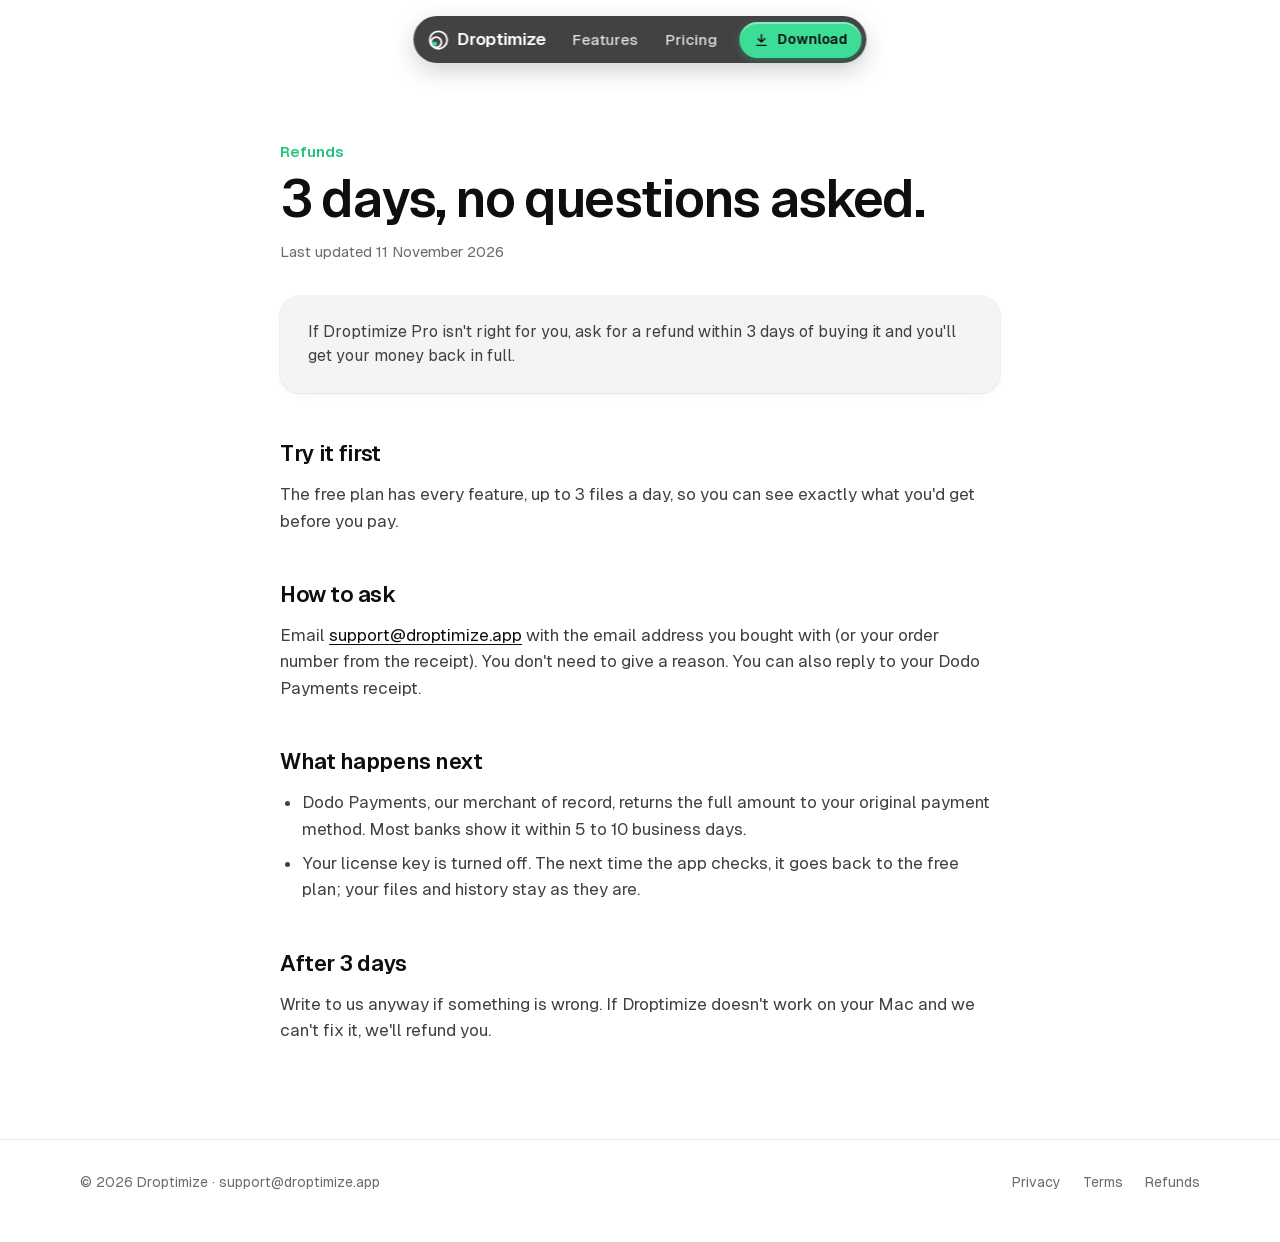
<file: website/refunds.html>
<!doctype html>
<html lang="en">
<head>
  <meta charset="utf-8">
  <meta name="viewport" content="width=device-width, initial-scale=1">
  <title>Refunds · Droptimize</title>
  <meta name="description" content="Droptimize Pro: a full refund within 3 days, no questions asked.">
  <link rel="icon" href="assets/favicon.svg" type="image/svg+xml">
  <link rel="apple-touch-icon" href="assets/icon-256.png">
  <link rel="preload" href="assets/fonts/Geist-Variable.woff2" as="font" type="font/woff2" crossorigin>
  <link rel="stylesheet" href="styles.css">
</head>
<body>
<svg width="0" height="0" style="position:absolute" aria-hidden="true">
  <symbol id="logo" viewBox="0 0 24 24">
    <circle cx="12" cy="12" r="9.5" fill="none" stroke="currentColor" stroke-width="2"/>
    <circle cx="9.6" cy="14.4" r="5.6" fill="none" stroke="currentColor" stroke-width="2"/>
    <circle cx="7.9" cy="16.1" r="2.6" fill="#3DDC97"/>
  </symbol>
  <symbol id="i-download" viewBox="0 0 24 24" fill="none" stroke="currentColor" stroke-width="2" stroke-linecap="round" stroke-linejoin="round"><path d="M12 4v11M7 10l5 5 5-5M5 20h14"/></symbol>
</svg>

<nav class="nav" aria-label="Main">
  <a class="brand" href="index.html"><svg aria-hidden="true"><use href="#logo"/></svg>Droptimize</a>
  <a class="link" href="index.html#features">Features</a>
  <a class="link" href="index.html#pricing">Pricing</a>
  <a class="button button-mint" href="https://github.com/bimanshu/Droptimize/releases/download/preview/Droptimize.dmg"><svg aria-hidden="true"><use href="#i-download"/></svg>Download</a>
</nav>

<main class="doc">
  <div class="wrap">
    <p class="kicker">Refunds</p>
    <h1>3 days, no questions asked.</h1>
    <p class="updated">Last updated 11 November 2026</p>
    <div class="summary">
      <p>If Droptimize Pro isn't right for you, ask for a refund within 3 days of buying it and you'll get your money back in full.</p>
    </div>

    <h2>Try it first</h2>
    <p>The free plan has every feature, up to 3 files a day, so you can see exactly what you'd get before you pay.</p>

    <h2>How to ask</h2>
    <p>Email <a href="mailto:support@droptimize.app">support@droptimize.app</a> with the email address you bought with (or your order number from the receipt). You don't need to give a reason. You can also reply to your Dodo Payments receipt.</p>

    <h2>What happens next</h2>
    <ul>
      <li>Dodo Payments, our merchant of record, returns the full amount to your original payment method. Most banks show it within 5 to 10 business days.</li>
      <li>Your license key is turned off. The next time the app checks, it goes back to the free plan; your files and history stay as they are.</li>
    </ul>

    <h2>After 3 days</h2>
    <p>Write to us anyway if something is wrong. If Droptimize doesn't work on your Mac and we can't fix it, we'll refund you.</p>
  </div>
</main>

<footer class="doc-footer">
  <div class="wrap">
    <span>© 2026 Droptimize · <a href="mailto:support@droptimize.app">support@droptimize.app</a></span>
    <nav aria-label="Legal">
      <a href="privacy.html">Privacy</a>
      <a href="terms.html">Terms</a>
      <a href="refunds.html" aria-current="page">Refunds</a>
    </nav>
  </div>
</footer>
</body>
</html>
</file>
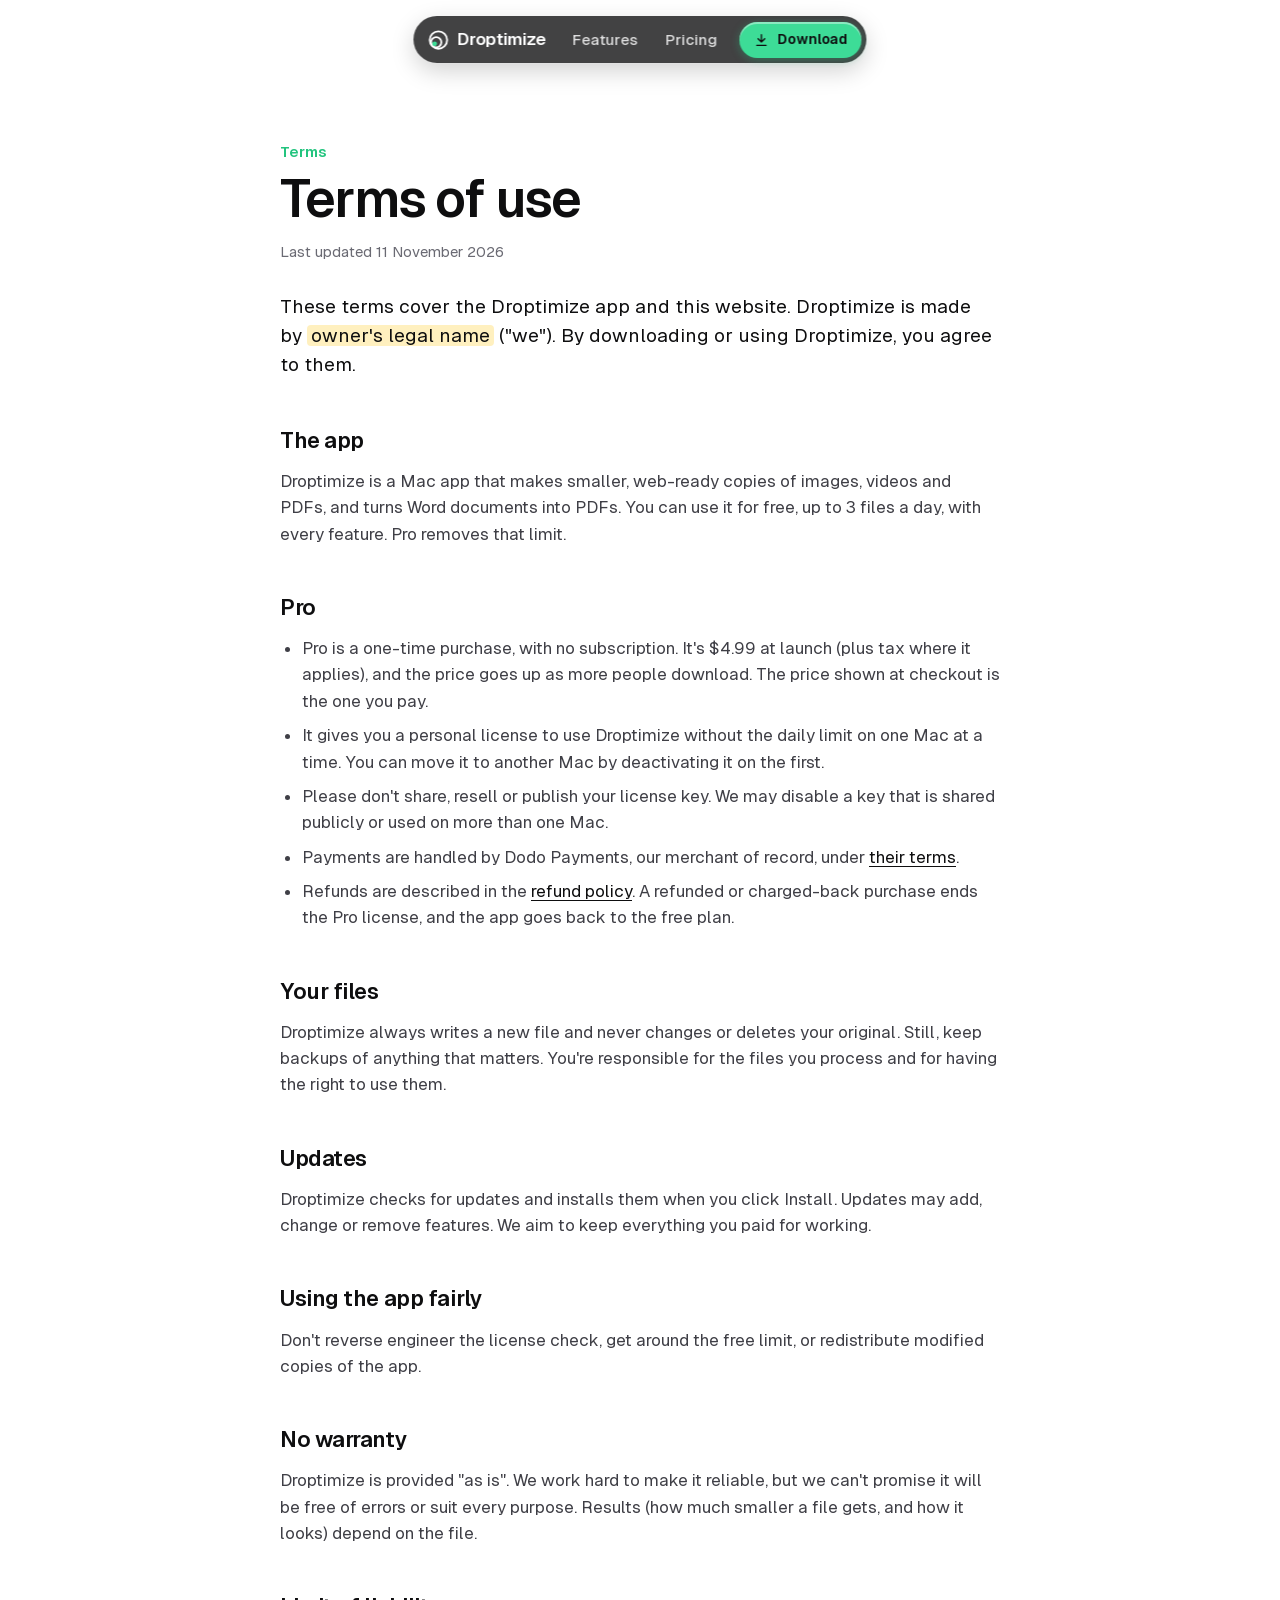
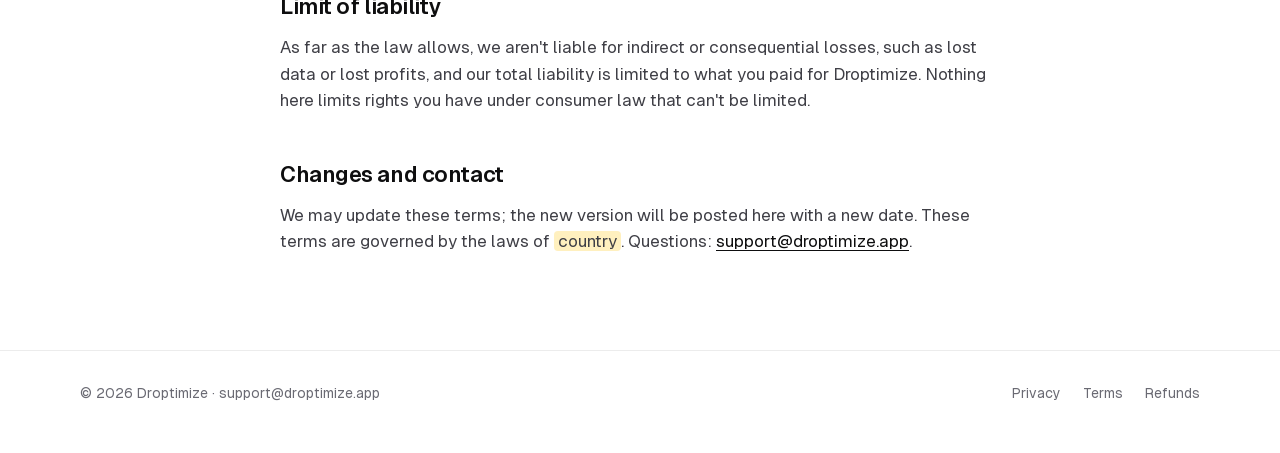
<file: website/terms.html>
<!doctype html>
<html lang="en">
<head>
  <meta charset="utf-8">
  <meta name="viewport" content="width=device-width, initial-scale=1">
  <title>Terms · Droptimize</title>
  <meta name="description" content="The terms for using Droptimize and buying Droptimize Pro.">
  <link rel="icon" href="assets/favicon.svg" type="image/svg+xml">
  <link rel="apple-touch-icon" href="assets/icon-256.png">
  <link rel="preload" href="assets/fonts/Geist-Variable.woff2" as="font" type="font/woff2" crossorigin>
  <link rel="stylesheet" href="styles.css">
</head>
<body>
<svg width="0" height="0" style="position:absolute" aria-hidden="true">
  <symbol id="logo" viewBox="0 0 24 24">
    <circle cx="12" cy="12" r="9.5" fill="none" stroke="currentColor" stroke-width="2"/>
    <circle cx="9.6" cy="14.4" r="5.6" fill="none" stroke="currentColor" stroke-width="2"/>
    <circle cx="7.9" cy="16.1" r="2.6" fill="#3DDC97"/>
  </symbol>
  <symbol id="i-download" viewBox="0 0 24 24" fill="none" stroke="currentColor" stroke-width="2" stroke-linecap="round" stroke-linejoin="round"><path d="M12 4v11M7 10l5 5 5-5M5 20h14"/></symbol>
</svg>

<nav class="nav" aria-label="Main">
  <a class="brand" href="index.html"><svg aria-hidden="true"><use href="#logo"/></svg>Droptimize</a>
  <a class="link" href="index.html#features">Features</a>
  <a class="link" href="index.html#pricing">Pricing</a>
  <a class="button button-mint" href="https://github.com/bimanshu/Droptimize/releases/download/preview/Droptimize.dmg"><svg aria-hidden="true"><use href="#i-download"/></svg>Download</a>
</nav>

<main class="doc">
  <div class="wrap">
    <p class="kicker">Terms</p>
    <h1>Terms of use</h1>
    <p class="updated">Last updated 11 November 2026</p>
    <p class="lead">These terms cover the Droptimize app and this website. Droptimize is made by <span class="todo">owner's legal name</span> ("we"). By downloading or using Droptimize, you agree to them.</p>

    <h2>The app</h2>
    <p>Droptimize is a Mac app that makes smaller, web-ready copies of images, videos and PDFs, and turns Word documents into PDFs. You can use it for free, up to 3 files a day, with every feature. Pro removes that limit.</p>

    <h2>Pro</h2>
    <ul>
      <li>Pro is a one-time purchase, with no subscription. It's $4.99 at launch (plus tax where it applies), and the price goes up as more people download. The price shown at checkout is the one you pay.</li>
      <li>It gives you a personal license to use Droptimize without the daily limit on one Mac at a time. You can move it to another Mac by deactivating it on the first.</li>
      <li>Please don't share, resell or publish your license key. We may disable a key that is shared publicly or used on more than one Mac.</li>
      <li>Payments are handled by Dodo Payments, our merchant of record, under <a href="https://dodopayments.com/terms-of-use">their terms</a>.</li>
      <li>Refunds are described in the <a href="refunds.html">refund policy</a>. A refunded or charged-back purchase ends the Pro license, and the app goes back to the free plan.</li>
    </ul>

    <h2>Your files</h2>
    <p>Droptimize always writes a new file and never changes or deletes your original. Still, keep backups of anything that matters. You're responsible for the files you process and for having the right to use them.</p>

    <h2>Updates</h2>
    <p>Droptimize checks for updates and installs them when you click Install. Updates may add, change or remove features. We aim to keep everything you paid for working.</p>

    <h2>Using the app fairly</h2>
    <p>Don't reverse engineer the license check, get around the free limit, or redistribute modified copies of the app.</p>

    <h2>No warranty</h2>
    <p>Droptimize is provided "as is". We work hard to make it reliable, but we can't promise it will be free of errors or suit every purpose. Results (how much smaller a file gets, and how it looks) depend on the file.</p>

    <h2>Limit of liability</h2>
    <p>As far as the law allows, we aren't liable for indirect or consequential losses, such as lost data or lost profits, and our total liability is limited to what you paid for Droptimize. Nothing here limits rights you have under consumer law that can't be limited.</p>

    <h2>Changes and contact</h2>
    <p>We may update these terms; the new version will be posted here with a new date. These terms are governed by the laws of <span class="todo">country</span>. Questions: <a href="mailto:support@droptimize.app">support@droptimize.app</a>.</p>
  </div>
</main>

<footer class="doc-footer">
  <div class="wrap">
    <span>© 2026 Droptimize · <a href="mailto:support@droptimize.app">support@droptimize.app</a></span>
    <nav aria-label="Legal">
      <a href="privacy.html">Privacy</a>
      <a href="terms.html" aria-current="page">Terms</a>
      <a href="refunds.html">Refunds</a>
    </nav>
  </div>
</footer>
</body>
</html>
</file>
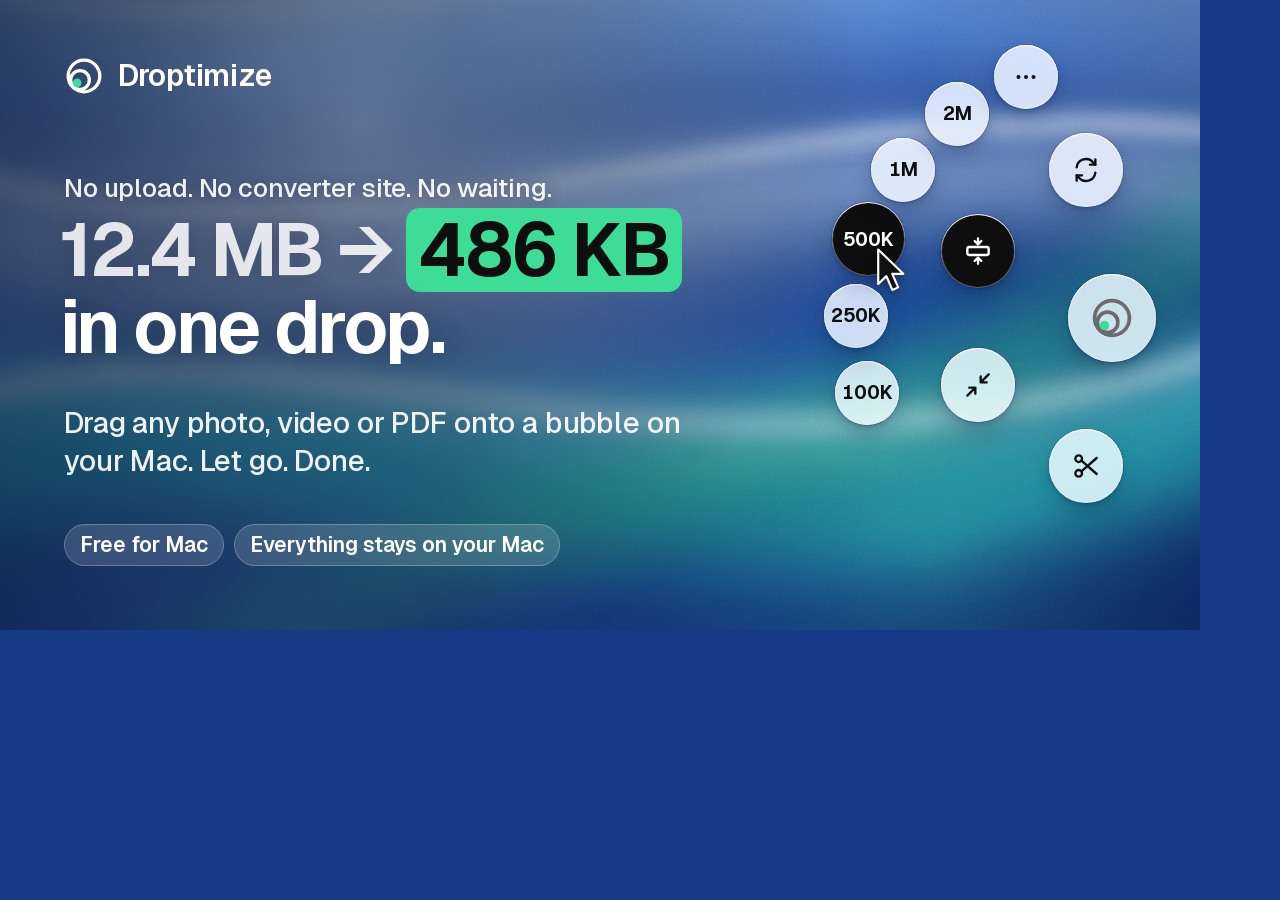
<file: docs/launch-video/film/og-image.html>
<!doctype html>
<html>
<head>
<meta charset="utf-8">
<title>Droptimize share image</title>
<!--
  NOT THE LIVE SHARE IMAGE since 2026-11-12: the owner supplied their own picture ("How it works: Drop. Pick.
  Done.", three steps), now website/assets/share-steps.jpg (see HANDOFF-V4.md). This page draws the earlier one,
  share-1200.jpg, and is kept in case that design is wanted again.
  The link preview (Open Graph / X card) for droptimize.app, drawn like film v5: its wallpaper, the app's frosted
  menu, Geist, one mint accent. Rendered at 1200 × 630, 2×, then downscaled to a 1200 × 630 progressive JPEG (quality 0.78, ~130 KB:
  link previews load it fast) as website/assets/share-1200.jpg. Give a new version a new file name, so X and
  others fetch it again (see HANDOFF-V4.md).
  The number is the film's own (12.4 MB → 486 KB, −96%: a photo compressed to 500K).
-->
<style>
@font-face { font-family: Geist; src: url(fonts/Geist-Variable.woff2) format('woff2'); font-weight: 100 900; }
html { -webkit-font-smoothing: antialiased; }
html, body { margin: 0; width: 1200px; height: 630px; overflow: hidden; background: #163A86; }
#card { position: absolute; inset: 0; overflow: hidden; font-family: Geist, sans-serif; color: #FFFFFF; }
.abs { position: absolute; left: 0; top: 0; }
.glass { background: rgba(255,255,255,0.8); -webkit-backdrop-filter: blur(14px) saturate(1.8); backdrop-filter: blur(14px) saturate(1.8);
  box-shadow: inset 0 1px 0 rgba(255,255,255,0.95), inset 0 0 0 1px rgba(255,255,255,0.35), 0 0 0 1px rgba(8,24,64,0.16), 0 2px 4px rgba(8,24,64,0.16), 0 10px 26px -6px rgba(8,24,64,0.4); }
.round { border-radius: 50%; display: flex; align-items: center; justify-content: center; }
.opt { font-size: 19px; font-weight: 650; color: #0E0E0F; font-variant-numeric: tabular-nums; }
.brand { left: 64px; top: 56px; display: flex; align-items: center; gap: 14px; font-size: 30px; font-weight: 600; letter-spacing: -0.01em; }
.kicker { left: 64px; top: 172px; font-size: 26px; font-weight: 500; color: rgba(255,255,255,0.92); letter-spacing: -0.005em; text-shadow: 0 1px 16px rgba(4,16,48,0.35); }
.head { left: 60px; top: 212px; font-size: 74px; font-weight: 650; letter-spacing: -0.035em; line-height: 1.04; white-space: nowrap; text-shadow: 0 2px 30px rgba(4,16,48,0.35); }
.head .hl { background: #3DDC97; color: #0E0E0F; border-radius: 14px; padding: 0 12px; margin-left: -2px; text-shadow: none; }
.head .from { color: rgba(255,255,255,0.86); }
.sub { left: 64px; top: 404px; width: 640px; font-size: 29px; font-weight: 500; line-height: 1.32; color: rgba(255,255,255,0.92); letter-spacing: -0.005em; }
.foot { left: 64px; top: 524px; display: flex; gap: 10px; }
.chip { font-size: 21px; font-weight: 600; padding: 8px 16px; border-radius: 999px; background: rgba(255,255,255,0.14); box-shadow: inset 0 0 0 1px rgba(255,255,255,0.24); color: #FFFFFF; white-space: nowrap; }
</style>
</head>
<body>
<div id="card"></div>
<script>
'use strict';
const W = 1200, H = 630, K = 2;                       // drawn at 2×
const card = document.getElementById('card');
const el = (tag, parent, style = {}, html = '', cls = '') => { const e = document.createElement(tag); e.className = 'abs' + (cls ? ' ' + cls : ''); Object.assign(e.style, style); if (html) e.innerHTML = html; parent.appendChild(e); return e; };

// ── Wallpaper: film v5's folds of light (its 1920 × 1080 bands, framed for 1200 × 630)
const cv = document.createElement('canvas'); cv.width = W * K; cv.height = H * K; cv.className = 'abs';
Object.assign(cv.style, { width: W + 'px', height: H + 'px' }); card.appendChild(cv);
{
  const g = cv.getContext('2d'), s = (W * K) / 1920;   // film units → canvas pixels
  g.scale(s, s); g.translate(0, -40);                   // 1920 × 1008 of the film's frame
  const lin = g.createLinearGradient(0, 0, 1920, 1080);
  [['#3272D6', 0], ['#2457B8', 0.55], ['#122F78', 1]].forEach(([c, p]) => lin.addColorStop(p, c));
  g.fillStyle = lin; g.fillRect(0, 0, 1920, 1100);
  const bloom = g.createRadialGradient(420, 120, 0, 420, 120, 1060);
  bloom.addColorStop(0, 'rgba(222,240,255,0.6)'); bloom.addColorStop(1, 'rgba(255,255,255,0)');
  g.fillStyle = bloom; g.fillRect(0, 0, 1920, 1100);
  const BANDS = [[[-200, 820, 500, 520, 1100, 1100, 2200, 600], 260], [[-300, 300, 600, 700, 1300, 100, 2300, 380], 180], [[200, 1200, 800, 760, 1400, 880, 2100, 300], 140], [[-100, 80, 500, 260, 1200, -100, 2100, 120], 220]];
  const COL = ['#2BB5C0', '#CFE6F7', '#3DDC97', '#7FB2F0'], ALPHA = [0.8, 0.55, 0.42, 0.6];
  const stroke = (p, dy, w, c, a, blur) => { g.filter = `blur(${blur * s}px)`; g.globalAlpha = a; g.strokeStyle = c; g.lineWidth = w; g.lineCap = 'round'; g.beginPath(); g.moveTo(p[0], p[1] + dy); g.bezierCurveTo(p[2], p[3] + dy, p[4], p[5] + dy, p[6], p[7] + dy); g.stroke(); g.filter = 'none'; g.globalAlpha = 1; };
  BANDS.forEach(([p, w], i) => { stroke(p, w * 0.42, w * 0.9, '#0B2364', 0.38, 70); stroke(p, 0, w, COL[i], ALPHA[i], 64); });
  BANDS.forEach(([p, w], i) => { if (i !== 2) stroke(p, -w * 0.36, w * 0.16, '#F2F8FF', 0.55 * (i === 1 ? 1 : 0.7), 16); });
  BANDS.forEach(([p, w], i) => { if (i === 0 || i === 3) stroke(p, -w * 0.30, w * 0.42, '#F2F8FF', 0.55 * 0.28, 34); });
  [[0.30, 0.22, 0.42 * 1920, 'rgba(236,246,255,0.42)'], [0.78, 0.86, 0.36 * 1920, 'rgba(61,220,151,0.20)']].forEach(([x, y, r, c]) => {
    const gr = g.createRadialGradient(1920 * x, 1080 * y, 0, 1920 * x, 1080 * y, r); gr.addColorStop(0, c); gr.addColorStop(1, 'rgba(0,0,0,0)'); g.fillStyle = gr; g.fillRect(0, 0, 1920, 1100);
  });
  // Fine grain against banding in the JPEG
  g.setTransform(1, 0, 0, 1, 0, 0);
  const img = g.getImageData(0, 0, cv.width, cv.height), d = img.data; let r = 11 >>> 0;
  for (let i = 0; i < d.length; i += 4) { r = (r * 1664525 + 1013904223) >>> 0; const n = ((r >>> 24) - 128) * 0.035; d[i] += n; d[i + 1] += n; d[i + 2] += n; }
  g.putImageData(img, 0, 0);
}
// Shade under the words, so they read on any part of the folds
el('div', card, { width: W + 'px', height: H + 'px', background: 'linear-gradient(90deg, rgba(5,16,48,0.56) 0%, rgba(5,16,48,0.38) 38%, rgba(5,16,48,0.08) 62%, rgba(5,16,48,0) 74%)' });
el('div', card, { width: W + 'px', height: H + 'px', background: 'radial-gradient(ellipse 80% 80% at 55% 45%, rgba(2,8,26,0) 60%, rgba(2,8,26,0.28) 100%)' });

// ── Icons (the film's, one stroke weight)
const ICON = {
  logo: (c, dot = '#3DDC97') => `<circle cx="12" cy="12" r="9.5" fill="none" stroke="${c}" stroke-width="2"/><circle cx="9.6" cy="14.4" r="5.6" fill="none" stroke="${c}" stroke-width="2"/><circle cx="7.9" cy="16.1" r="2.6" fill="${dot}"/>`,
  convert: c => `<g fill="none" stroke="${c}" stroke-width="1.75" stroke-linecap="round" stroke-linejoin="round"><path d="M5 10a7 7 0 0 1 12.5-3.5L19 8"/><path d="M19 4v4h-4"/><path d="M19 14a7 7 0 0 1-12.5 3.5L5 16"/><path d="M5 20v-4h4"/></g>`,
  compress: c => `<g fill="none" stroke="${c}" stroke-width="1.75" stroke-linecap="round" stroke-linejoin="round"><rect x="4" y="9" width="16" height="6" rx="1.5"/><path d="M12 2.5v4M9.5 4.5 12 7l2.5-2.5M12 21.5v-4M9.5 19.5 12 17l2.5 2.5"/></g>`,
  half: c => `<g fill="none" stroke="${c}" stroke-width="1.75" stroke-linecap="round" stroke-linejoin="round"><path d="M20 4l-6 6M14 5.5V10h4.5M4 20l6-6M10 18.5V14H5.5"/></g>`,
  scissors: c => `<g fill="none" stroke="${c}" stroke-width="1.75" stroke-linecap="round" stroke-linejoin="round"><circle cx="6.5" cy="6.5" r="2.5"/><circle cx="6.5" cy="17.5" r="2.5"/><path d="M8.6 8 20 18M8.6 16 20 6"/></g>`,
  ellipsis: c => `<g fill="${c}"><circle cx="6" cy="12" r="1.6"/><circle cx="12" cy="12" r="1.6"/><circle cx="18" cy="12" r="1.6"/></g>`,
};
const icon = (name, size, color) => `<svg width="${size}" height="${size}" viewBox="0 0 24 24">${ICON[name](color)}</svg>`;

// ── The menu, as in the app: the bubble docked at the right edge, its arc opening left; Compress → 500K hovered
const B = { x: 1112, y: 318 }, BD = 88, RING = 150, SEG = 74, OPT = 64, OPT_R = RING + 106;
const ANG = [260, 206.67, 153.33, 100].map(a => a * Math.PI / 180);
const at = (a, r) => [B.x + Math.cos(a) * r, B.y + Math.sin(a) * r];
// Options of Compress, fanned around its segment and kept inside the arc's limits (the film's optPos)
const OPTS = ['100K', '250K', '500K', '1M', '2M', '…'], HOT = 2;
{
  const n = OPTS.length, base = ANG[1], spacing = (OPT + 14) / OPT_R, lim = 85 * Math.PI / 180, mid = Math.PI;
  const first = base - (n - 1) / 2 * spacing, last = base + (n - 1) / 2 * spacing;
  let shift = 0; if (first < mid - lim) shift = (mid - lim) - first; if (last > mid + lim) shift = (mid + lim) - last;
  OPTS.forEach((label, j) => {
    const [x, y] = at(base + (j - (n - 1) / 2) * spacing + shift, OPT_R), hot = j === HOT, s = hot ? 1.15 : 1;
    const o = el('div', card, { left: x - OPT * s / 2 + 'px', top: y - OPT * s / 2 + 'px', width: OPT * s + 'px', height: OPT * s + 'px' }, '', 'round glass opt');
    if (hot) { o.style.background = '#0E0E0F'; o.style.color = '#FFFFFF'; }
    o.innerHTML = label === '…' ? icon('ellipsis', 30, '#0E0E0F') : label;
    if (label === '500K') window.HOT_XY = [x, y];
  });
}
['convert', 'compress', 'half', 'scissors'].forEach((name, i) => {
  const [x, y] = at(ANG[i], RING), hot = i === 1;
  const sgm = el('div', card, { left: x - SEG / 2 + 'px', top: y - SEG / 2 + 'px', width: SEG + 'px', height: SEG + 'px' }, icon(name, 32, hot ? '#FFFFFF' : '#0E0E0F'), 'round glass');
  if (hot) sgm.style.background = '#0E0E0F';
});
// The bubble, with its logo (one "500K" in the picture is clearer than the app's echo of it)
el('div', card, { left: B.x - BD / 2 + 'px', top: B.y - BD / 2 + 'px', width: BD + 'px', height: BD + 'px' }, icon('logo', 44, '#6B6B6F'), 'round glass');
// The cursor on 500K, at its lower right so the label stays readable
{
  const [cx, cy] = window.HOT_XY;
  el('div', card, { left: cx + 6 + 'px', top: cy + 8 + 'px' }, `<svg width="34" height="46" viewBox="0 0 26 36"><path d="M3 2 L3 29 L9.4 22.8 L14 33.6 L18.6 31.6 L14 21 L22.6 21 Z" fill="#111111" stroke="#FFFFFF" stroke-width="1.7" stroke-linejoin="round"/></svg>`, '').style.filter = 'drop-shadow(0 3px 5px rgba(0,0,0,0.35))';
}

// ── Words
el('div', card, {}, `${icon('logo', 40, '#FFFFFF')}<span>Droptimize</span>`, 'brand');
el('div', card, {}, 'No upload. No converter site. No waiting.', 'kicker');
el('div', card, {}, '<span class="from">12.4 MB →</span> <span class="hl">486 KB</span><br>in one drop.', 'head');
el('div', card, {}, 'Drag any photo, video or PDF onto a bubble on your Mac. Let go. Done.', 'sub');
el('div', card, {}, '<span class="chip">Free for Mac</span><span class="chip">Everything stays on your Mac</span>', 'foot');

window.ready = document.fonts.ready.then(() => document.fonts.load('650 74px Geist'));
</script>
</body>
</html>
</file>
<file: website/styles.css>
/* Droptimize website. One file for every page: tokens, then layout, then each section. */

@font-face {
  font-family: Geist;
  src: url(assets/fonts/Geist-Variable.woff2) format("woff2");
  font-weight: 100 900;
  font-display: swap;
}

:root {
  color-scheme: light;
  --ink: #0e0e0f;
  --text: #3f3f46;
  --muted: #6a6a73;
  --line: rgba(14, 14, 15, 0.08);
  --card: #f4f4f5;
  --paper: #ffffff;
  --mint: #3ddc97;
  --mint-deep: #22c47e;
  --radius-card: 28px;
  --radius-button: 12px;
  --page: 1120px;
  --gutter: 24px;
  --ease-out: cubic-bezier(0.22, 1, 0.36, 1);
  --spring: cubic-bezier(0.34, 1.32, 0.64, 1);
  --on-mint: #0e0e0f;
  --ink-hover: #26262a;
  --surface: #ffffff;
  --surface-dim: #e4e4e7;
  --surface-hover: rgba(255, 255, 255, 0.55);
  --surface-inverse: #0e0e0f;
  --bubble: rgba(255, 255, 255, 0.92);
  --border-hairline: 1px;
  --elevation-card:
    0 0 0 1px rgb(0 0 0 / 0.04),
    0 1px 3px rgb(0 0 0 / 0.04),
    0 4px 12px -4px rgb(0 0 0 / 0.06);
  --elevation-icon:
    0 0 0 1px rgb(0 0 0 / 0.05),
    0 1px 2px rgb(0 0 0 / 0.05);
  --elevation-float:
    0 0 0 0.5px rgb(0 0 0 / 0.1),
    0 2px 6px rgb(0 0 0 / 0.12);
  --elevation-button:
    inset 0 1px 0 rgb(255 255 255 / 0.14),
    0 2px 6px rgb(0 0 0 / 0.18);
  --elevation-nav:
    0 0 0 1px rgb(255 255 255 / 0.08),
    0 8px 24px rgb(0 0 0 / 0.18);
  --elevation-window:
    inset 0 0 0 1px rgb(255 255 255 / 0.1),
    0 0 0 1px rgb(14 14 15 / 0.2),
    0 40px 80px -20px rgb(8 24 70 / 0.45);
  --img-outline: rgb(0 0 0 / 0.1);
}

@media only screen and (min-device-pixel-ratio: 2),
  only screen and (min-resolution: 192dpi) {
  :root { --border-hairline: 0.5px; }
}

@media (prefers-color-scheme: dark) {
  :root {
    color-scheme: dark;
    --ink: #fafafa;
    --text: #d4d4d8;
    --muted: #a1a1aa;
    --line: rgba(255, 255, 255, 0.08);
    --card: #1c1c1f;
    --paper: #0e0e10;
    --ink-hover: #e4e4e7;
    --surface: #2c2c30;
    --surface-dim: #131315;
    --surface-hover: rgba(255, 255, 255, 0.05);
    --surface-inverse: #121214;
    --bubble: rgba(44, 44, 48, 0.92);
    --elevation-card: 0 0 0 1px rgb(255 255 255 / 0.07);
    --elevation-icon: 0 0 0 1px rgb(255 255 255 / 0.09);
    --elevation-float: 0 0 0 1px rgb(255 255 255 / 0.09);
    --elevation-button: 0 0 0 1px rgb(255 255 255 / 0.09);
    --elevation-nav: 0 0 0 1px rgb(255 255 255 / 0.1);
    --elevation-window: 0 0 0 1px rgb(255 255 255 / 0.1);
    --img-outline: rgb(255 255 255 / 0.1);
  }
}

*,
*::before,
*::after { box-sizing: border-box; }

html { -webkit-text-size-adjust: 100%; scroll-behavior: smooth; }
@media (prefers-reduced-motion: reduce) { html { scroll-behavior: auto; } }

body {
  margin: 0;
  background: var(--paper);
  color: var(--text);
  font-family: Geist, -apple-system, BlinkMacSystemFont, "Segoe UI", sans-serif;
  font-size: 17px;
  line-height: 1.55;
  -webkit-font-smoothing: antialiased;
  -moz-osx-font-smoothing: grayscale;
  font-feature-settings: "ss01";
}

h1, h2, h3 { color: var(--ink); margin: 0; font-weight: 600; text-wrap: balance; }
p { margin: 0; text-wrap: pretty; }
a { color: inherit; }
img, video, svg { display: block; max-width: 100%; }
img, video { outline: 1px solid var(--img-outline); outline-offset: -1px; }
button { font: inherit; color: inherit; }
::selection { background: rgba(61, 220, 151, 0.35); color: var(--ink); }

.wrap { width: min(var(--page), 100% - 2 * var(--gutter)); margin-inline: auto; }

:focus-visible { outline: 2px solid var(--mint-deep); outline-offset: 3px; border-radius: 6px; }

.skip {
  position: absolute; left: 12px; top: -60px; z-index: 100;
  background: var(--ink); color: var(--paper); padding: 10px 14px; border-radius: 10px; text-decoration: none;
}
.skip:focus { top: 12px; }

/* ───────────── Buttons ───────────── */

.button {
  display: inline-flex; align-items: center; justify-content: center; gap: 8px;
  height: 48px; padding: 0 22px;
  border-radius: var(--radius-button);
  font-size: 16px; font-weight: 600; letter-spacing: -0.01em;
  text-decoration: none; white-space: nowrap; cursor: pointer; border: 0;
  transition: transform 160ms var(--ease-out), box-shadow 160ms var(--ease-out), background-color 160ms;
}
.button:active { transform: scale(0.97); }
.button svg { width: 18px; height: 18px; flex: none; }

.button-mint {
  background: var(--mint); color: var(--on-mint);
  box-shadow: inset 0 2px 0 rgba(255, 255, 255, 0.4), 0 2px 8px rgba(34, 196, 126, 0.35);
}
@media (hover: hover) { .button-mint:hover { background: #4fe3a3; } }

.button-dark {
  background: var(--ink); color: var(--paper);
  box-shadow: var(--elevation-button);
}
@media (hover: hover) { .button-dark:hover { background: var(--ink-hover); } }

.button:disabled { background: rgba(255, 255, 255, 0.1); color: rgba(255, 255, 255, 0.62); cursor: default; transform: none; }

/* ───────────── Nav: one pill, pinned ───────────── */

.nav {
  position: fixed; top: 16px; left: 50%; z-index: 50;
  transform: translateX(-50%);
  display: flex; align-items: center; gap: 4px;
  padding: 5px 5px 5px 14px;
  border-radius: 999px;
  background: rgba(14, 14, 15, 0.78);
  -webkit-backdrop-filter: saturate(1.6) blur(16px);
  backdrop-filter: saturate(1.6) blur(16px);
  box-shadow: var(--elevation-nav);
  color: #fff;
}
.nav .brand { display: flex; align-items: center; gap: 8px; margin-right: 10px; text-decoration: none; font-weight: 600; letter-spacing: -0.01em; }
.nav .brand svg { width: 22px; height: 22px; flex: none; }
.nav a.link {
  padding: 7px 12px; border-radius: 999px; font-size: 15px; font-weight: 500;
  color: rgba(255, 255, 255, 0.82); text-decoration: none; transition: color 150ms, background-color 150ms;
}
@media (hover: hover) { .nav a.link:hover { color: #fff; background: rgba(255, 255, 255, 0.08); } }
.nav .button { height: 36px; padding: 0 14px; font-size: 14px; border-radius: 999px; margin-left: 6px; }
.nav .button svg { width: 16px; height: 16px; }

/* ───────────── Hero ───────────── */

.hero { position: relative; padding-top: 152px; text-align: center; isolation: isolate; }

.wall {
  position: absolute; inset: 0 0 auto 0; height: calc(100% - 200px); z-index: -1; overflow: hidden;
  --fade: linear-gradient(#000 64%, rgb(0 0 0 / 0.951) 69.6%, rgb(0 0 0 / 0.825) 74.4%, rgb(0 0 0 / 0.648) 78.8%, rgb(0 0 0 / 0.45) 83%, rgb(0 0 0 / 0.259) 87.3%, rgb(0 0 0 / 0.104) 91.9%, rgb(0 0 0 / 0.013) 97.1%, transparent);
  -webkit-mask-image: var(--fade);
  mask-image: var(--fade);
}
.wall svg { width: 100%; height: 100%; }
.wall::after { /* keeps the headline readable where the light band crosses it */
  content: ""; position: absolute; inset: 0;
  background: radial-gradient(ellipse 60% 45% at 50% 22%, rgba(10, 30, 80, 0.28), rgba(10, 30, 80, 0) 70%);
}

.hero h1 {
  color: #fff;
  font-size: clamp(40px, 6.4vw, 72px);
  line-height: 1.04;
  letter-spacing: -0.035em;
  text-shadow: 0 1px 24px rgba(8, 24, 70, 0.25);
}
.hero h1 .line { display: block; }
.hero .sub {
  max-width: 560px; margin: 22px auto 0;
  color: rgba(255, 255, 255, 0.88);
  font-size: clamp(17px, 1.6vw, 19px); line-height: 1.5;
}
.hero .actions { margin-top: 34px; display: flex; justify-content: center; gap: 12px; flex-wrap: wrap; }
.hero .facts {
  margin: 16px auto 0; padding: 0; list-style: none;
  display: flex; justify-content: center; flex-wrap: wrap; gap: 4px 18px;
  color: rgba(255, 255, 255, 0.78); font-size: 14px;
}
.hero .facts li { display: flex; align-items: center; gap: 6px; }
.hero .facts svg { width: 15px; height: 15px; opacity: 0.85; }

/* The film, in a Mac window rising over the bottom of the hero */
.window {
  position: relative;
  width: min(1040px, 100% - 2 * var(--gutter));
  margin: 64px auto 0;
  border-radius: 14px;
  background: #1b1c20;
  box-shadow: var(--elevation-window);
  overflow: hidden;
}
.window .bar { height: 34px; display: flex; align-items: center; gap: 8px; padding: 0 14px; }
.window .bar i { width: 11px; height: 11px; border-radius: 50%; background: #3a3b40; }
.window .bar .title { flex: 1; text-align: center; font-size: 13px; color: rgba(255, 255, 255, 0.45); margin-right: 52px; }
.window video { width: 100%; aspect-ratio: 16 / 9; background: #0a1638; object-fit: cover; }
.sound {
  position: absolute; right: 14px; bottom: 14px;
  display: inline-flex; align-items: center; gap: 6px;
  height: 34px; padding: 0 12px; border: 0; border-radius: 999px; cursor: pointer;
  background: rgba(14, 14, 15, 0.6); color: #fff; font-size: 13px; font-weight: 500;
  -webkit-backdrop-filter: blur(12px); backdrop-filter: blur(12px);
  box-shadow: 0 0 0 1px rgba(255, 255, 255, 0.14);
  transition: background-color 150ms, transform 160ms var(--ease-out);
}
.sound:active { transform: scale(0.96); }
@media (hover: hover) { .sound:hover { background: rgba(14, 14, 15, 0.8); } }
.sound svg { width: 16px; height: 16px; }

/* Intro: the headline arrives word by word, like the film's captions. Once per session. */
.intro .hero [data-word] {
  display: inline-block;
  animation: word-in 640ms var(--ease-out) both;
  animation-delay: calc(var(--i) * 70ms + 80ms);
}
.intro .hero .sub, .intro .hero .actions, .intro .hero .facts {
  animation: rise-in 700ms var(--ease-out) both; animation-delay: 520ms;
}
.intro .hero .window { animation: rise-in 900ms var(--ease-out) both; animation-delay: 640ms; }
@keyframes word-in { from { opacity: 0; filter: blur(10px); transform: translateY(8px); } }
@keyframes rise-in { from { opacity: 0; transform: translateY(14px); } }
@media (prefers-reduced-motion: reduce) {
  .intro .hero [data-word], .intro .hero .sub, .intro .hero .actions, .intro .hero .facts, .intro .hero .window { animation: none; }
}

/* ───────────── Sections ───────────── */

.section { padding: 120px 0; scroll-margin-top: 40px; }
.section-head { text-align: center; max-width: 680px; margin: 0 auto 56px; }
.section-head h2 { font-size: clamp(34px, 4.4vw, 50px); line-height: 1.08; letter-spacing: -0.03em; }
.section-head p { margin-top: 16px; font-size: 18px; color: var(--muted); }

/* ───────────── Features: one grid ───────────── */

.grid { display: grid; grid-template-columns: repeat(3, 1fr); gap: 16px; }
.card {
  position: relative; overflow: hidden;
  background: var(--card); border-radius: var(--radius-card);
  box-shadow: var(--elevation-card);
  padding: 32px;
}
.card h3 { font-size: 22px; line-height: 1.2; letter-spacing: -0.02em; }
.card p { margin-top: 8px; color: var(--muted); font-size: 16px; }
.card .icon { width: 40px; height: 40px; border-radius: 12px; background: var(--surface); display: grid; place-items: center; margin-bottom: 20px; box-shadow: var(--elevation-icon); }
.card .icon svg { width: 20px; height: 20px; color: var(--ink); }

/* The menu card: the real bubble menu, with every action and option */
.menu-card { grid-column: span 2; grid-row: span 2; display: grid; grid-template-columns: 1fr 1fr; gap: 24px; }
.menu-card .copy { display: flex; flex-direction: column; min-width: 0; }
@media (min-width: 721px) {
  /* Equal outer rows keep the list on the card's center line on every tab. */
  .menu-card .copy { display: grid; grid-template-rows: 1fr auto 1fr; }
  .menu-card .switch { justify-self: start; margin-bottom: 16px; }
}

.switch {
  display: inline-flex; padding: 4px; gap: 2px; border-radius: 999px; background: var(--surface-dim); align-self: flex-start;
  position: relative; margin-bottom: 22px;
}
.switch button {
  position: relative; z-index: 1;
  border: 0; background: none; cursor: pointer;
  height: 34px; padding: 0 16px; border-radius: 999px;
  font-size: 15px; font-weight: 600; color: var(--text);
  transition: color 200ms;
}
.switch button[aria-pressed="true"] { color: var(--ink); }
.switch .thumb {
  position: absolute; top: 4px; left: 4px; height: 34px; border-radius: 999px; background: var(--surface);
  box-shadow: var(--elevation-icon);
  transition: transform 320ms var(--spring), width 320ms var(--spring);
}

.actions-list { list-style: none; margin: 0; padding: 0; display: grid; gap: 2px; }
.actions-list button {
  width: 100%; text-align: left; border: 0; cursor: pointer;
  display: grid; grid-template-columns: 32px 1fr; gap: 2px 12px; align-items: start;
  padding: 12px; border-radius: 22px; background: transparent; /* 22 − 12 padding = the glyph's 10 */
  transition: background-color 160ms, box-shadow 160ms;
}
.actions-list button .glyph { grid-row: span 2; width: 32px; height: 32px; border-radius: 10px; display: grid; place-items: center; background: var(--surface); color: var(--ink); box-shadow: var(--elevation-icon); transition: background-color 160ms; }
.actions-list button .glyph svg { width: 18px; height: 18px; }
.actions-list button strong { color: var(--ink); font-size: 17px; font-weight: 600; letter-spacing: -0.01em; line-height: 1.3; }
.actions-list button span.what { color: var(--muted); font-size: 15px; line-height: 1.45; }
.actions-list button[aria-pressed="true"] { background: var(--surface); box-shadow: var(--elevation-icon); }
.actions-list button[aria-pressed="true"] .glyph { background: var(--mint); color: var(--on-mint); }
@media (hover: hover) { .actions-list button:hover:not([aria-pressed="true"]) { background: var(--surface-hover); } }
.menu-card .auto { margin-top: auto; padding: 12px 12px 0; font-size: 15px; color: var(--muted); }
.menu-card .auto b { color: var(--ink); font-weight: 600; }

/* The stage is drawn in the app's own points (Bubble/Motion.swift), times --u. */
.stage {
  --u: 1.35;
  position: relative; align-self: center; justify-self: center;
  width: calc(205px * var(--u)); height: calc(330px * var(--u));
  user-select: none; -webkit-user-select: none;
}
.stage > * { position: absolute; left: calc(100% - 30px * var(--u)); top: 50%; }
.stage .bubble, .stage .seg, .stage .opt {
  border-radius: 50%; display: grid; place-items: center;
  translate: -50% -50%;
}
.stage .bubble {
  width: calc(44px * var(--u)); height: calc(44px * var(--u)); z-index: 3;
  background: var(--bubble); color: var(--ink);
  box-shadow: var(--elevation-float);
  scale: 1.2;
}
.stage .bubble svg { width: calc(22px * var(--u)); height: calc(22px * var(--u)); transition: opacity 150ms, scale 200ms var(--spring); }
.stage .bubble .label {
  position: absolute; inset: 0; display: grid; place-items: center; text-align: center;
  font-size: calc(7.5px * var(--u)); font-weight: 600; line-height: 1.05; letter-spacing: -0.01em;
  opacity: 0; transition: opacity 150ms;
}
.stage .bubble.labelled svg { opacity: 0; scale: 0.7; }
.stage .bubble.labelled .label { opacity: 1; }
.stage .seg {
  width: calc(40px * var(--u)); height: calc(40px * var(--u)); z-index: 2; cursor: pointer;
  background: var(--surface); color: var(--ink);
  box-shadow: var(--elevation-float);
  transform: translate(calc(var(--x) * var(--u) * 1px), calc(var(--y) * var(--u) * 1px)) scale(var(--s, 1));
  transition: transform 380ms var(--spring), opacity 200ms, background-color 150ms;
  transition-delay: calc(var(--i) * 25ms);
}
.stage .seg svg { width: calc(17px * var(--u)); height: calc(17px * var(--u)); }
.stage .seg.on { background: var(--mint); color: var(--on-mint); --s: 1.15; transition-delay: 0ms; }
.stage .opt {
  width: calc(34px * var(--u)); height: calc(34px * var(--u)); z-index: 1;
  background: var(--surface); color: var(--ink);
  font-size: calc(8.5px * var(--u)); font-weight: 600; letter-spacing: -0.01em;
  box-shadow: var(--elevation-float);
  transform: translate(calc(var(--x) * var(--u) * 1px), calc(var(--y) * var(--u) * 1px)) scale(var(--s, 1));
  opacity: var(--o, 1);
  transition: transform 360ms var(--spring), opacity 200ms;
  transition-delay: calc(var(--i) * 20ms);
}
.stage .opt.swatch { font-size: 0; }
.stage .opt.swatch::after { content: ""; width: 62%; height: 62%; border-radius: 50%; background: var(--c); box-shadow: inset 0 0 0 1px var(--img-outline); }
.stage .opt.clear::after { background: conic-gradient(#d4d4d8 0 25%, #fff 0 50%, #d4d4d8 0 75%, #fff 0) 0 0 / 50% 50%; }
.stage .folded { --s: 0.5; --o: 0; }
.stage .seg.folded { opacity: 0; }
@media (prefers-reduced-motion: reduce) { .stage .seg, .stage .opt { transition-property: opacity, background-color; transition-delay: 0ms; } }

.anywhere .apps { display: flex; flex-wrap: wrap; gap: 8px; margin-top: 22px; }
.anywhere .apps span { font-size: 14px; font-weight: 500; color: var(--ink); background: var(--surface); border-radius: 999px; padding: 6px 12px; box-shadow: var(--elevation-icon); }

/* Eased falloff so the large glows don't band. --glow is the peak opacity. */
.plan.pro::before, .footer::before {
  background: radial-gradient(circle closest-side,
    rgb(61 220 151 / var(--glow)),
    rgb(61 220 151 / calc(var(--glow) * 0.951)) 15.5%,
    rgb(61 220 151 / calc(var(--glow) * 0.825)) 29%,
    rgb(61 220 151 / calc(var(--glow) * 0.648)) 41.2%,
    rgb(61 220 151 / calc(var(--glow) * 0.45)) 52.9%,
    rgb(61 220 151 / calc(var(--glow) * 0.259)) 64.7%,
    rgb(61 220 151 / calc(var(--glow) * 0.104)) 77.5%,
    rgb(61 220 151 / calc(var(--glow) * 0.013)) 91.9%,
    rgb(61 220 151 / 0));
}

.private { background: var(--surface-inverse); }
.private h3 { color: #fff; }
.private p { color: rgba(255, 255, 255, 0.76); }
.private .icon { background: rgba(61, 220, 151, 0.14); box-shadow: inset 0 0 0 1px rgb(61 220 151 / 0.18); }
.private .icon svg { color: var(--mint); }
.private .waves {
  --fade: linear-gradient(#000 15%, rgb(0 0 0 / 0.72) 55%, rgb(0 0 0 / 0.42));
  position: absolute; inset: 0; width: 100%; height: 100%; opacity: 0.55; pointer-events: none;
  -webkit-mask-image: var(--fade);
  mask-image: var(--fade);
}
.private > :not(.waves) { position: relative; }

.extras {
  grid-column: 1 / -1;
  display: flex; flex-wrap: wrap; justify-content: center; gap: 10px 28px;
  margin: 12px 0 0; padding: 0; list-style: none; font-size: 15px; color: var(--muted);
}
.extras li { display: flex; align-items: center; gap: 8px; }
.extras svg { width: 16px; height: 16px; color: var(--mint-deep); }

/* ───────────── Pricing ───────────── */

.pricing { padding-top: 40px; }
.plans { display: grid; grid-template-columns: 1fr 1fr; gap: 16px; max-width: 860px; margin: 0 auto; }
.plan { background: var(--card); border-radius: var(--radius-card); box-shadow: var(--elevation-card); padding: 36px; display: flex; flex-direction: column; position: relative; overflow: hidden; }
.plan .name { font-size: 15px; font-weight: 600; color: var(--muted); letter-spacing: 0; }
.plan .price { margin-top: 10px; display: flex; align-items: baseline; gap: 10px; color: var(--ink); }
.plan .price b { font-size: 56px; font-weight: 600; letter-spacing: -0.04em; line-height: 1; font-variant-numeric: tabular-nums; }
.plan .price span { font-size: 16px; color: var(--muted); }
.plan .launch { margin-top: 10px; font-size: 15px; color: var(--mint); }
.plan ul { list-style: none; margin: 28px 0 32px; padding: 0; display: grid; gap: 12px; }
.plan li { display: flex; gap: 10px; align-items: flex-start; font-size: 16px; color: var(--text); }
.plan li svg { width: 18px; height: 18px; flex: none; margin-top: 3px; color: var(--mint-deep); }
.plan .button { margin-top: auto; width: 100%; }
.plan .note { margin-top: 14px; font-size: 14px; color: var(--muted); text-align: center; }
.plan.pro { background: var(--surface-inverse); }
.plan.pro .name { color: var(--mint); }
.plan.pro .price, .plan.pro .price b { color: #fff; }
.plan.pro .price span, .plan.pro .note { color: rgba(255, 255, 255, 0.55); }
.plan.pro li { color: rgba(255, 255, 255, 0.86); }
.plan.pro li svg { color: var(--mint); }
.plan.pro::before {
  --glow: 0.3;
  content: ""; position: absolute; width: 420px; height: 420px; right: -180px; top: -220px; border-radius: 50%; pointer-events: none;
}
.fine { max-width: 640px; margin: 28px auto 0; text-align: center; font-size: 14px; color: var(--muted); }
.fine a { color: var(--ink); text-underline-offset: 3px; }

/* ───────────── Opening it the first time (a dialog when a download starts) ───────────── */

.first-open {
  --elevation-dialog: 0 0 0 1px rgb(0 0 0 / 0.06), 0 2px 6px rgb(0 0 0 / 0.08), 0 32px 64px -16px rgb(8 24 70 / 0.4);
  width: min(460px, calc(100vw - 2 * var(--gutter))); max-height: calc(100dvh - 32px); overflow: auto;
  padding: 28px; border: 0; border-radius: var(--radius-card);
  background: var(--surface); color: var(--text); box-shadow: var(--elevation-dialog);
}
.first-open[open] { animation: first-open-in 320ms var(--ease-out); }
.first-open::backdrop { background: rgb(6 10 24 / 0.42); backdrop-filter: blur(6px); -webkit-backdrop-filter: blur(6px); }
.first-open[open]::backdrop { animation: first-open-fade 240ms ease-out; }
@keyframes first-open-in { from { opacity: 0; transform: translateY(12px) scale(0.97); } }
@keyframes first-open-fade { from { opacity: 0; } }
@media (prefers-reduced-motion: reduce) { .first-open[open], .first-open[open]::backdrop { animation: none; } }

.first-open .close {
  position: absolute; top: 16px; right: 16px; width: 32px; height: 32px; padding: 0; border: 0; border-radius: 50%;
  display: grid; place-items: center; background: var(--card); color: var(--muted); cursor: pointer;
  transition: background-color 160ms, color 160ms;
}
@media (hover: hover) { .first-open .close:hover { color: var(--ink); background: var(--surface-dim); } }
.first-open .close svg { width: 16px; height: 16px; fill: none; stroke: currentColor; stroke-width: 2; stroke-linecap: round; }
.first-open .started { display: flex; align-items: center; gap: 8px; margin: 0 0 10px; font-size: 14px; font-weight: 600; color: var(--muted); }
.first-open .started svg { width: 16px; height: 16px; color: var(--mint-deep); }
.first-open:not(.from-download) .started { display: none; }
.first-open h2 { margin: 0 40px 18px 0; font-size: 24px; font-weight: 600; letter-spacing: -0.02em; line-height: 1.2; color: var(--ink); }
.first-open ol { margin: 0 0 22px; padding: 0; list-style: none; counter-reset: step; display: grid; gap: 14px; }
.first-open li { counter-increment: step; position: relative; padding-left: 38px; font-size: 15px; line-height: 1.45; }
.first-open li::before {
  content: counter(step); position: absolute; left: 0; top: -1px; width: 26px; height: 26px; border-radius: 50%; display: grid; place-items: center;
  background: var(--mint); color: var(--on-mint); font-size: 13px; font-weight: 700; font-variant-numeric: tabular-nums;
}
.first-open li b { color: var(--ink); font-weight: 600; }
.first-open .button { width: 100%; }
.first-open .why { margin: 14px 0 0; font-size: 13px; line-height: 1.45; color: var(--muted); text-align: center; }

/* ───────────── Footer: the film's end card ───────────── */

.footer { position: relative; overflow: hidden; background: var(--surface-inverse); border-top: var(--border-hairline) solid var(--line); color: rgba(255, 255, 255, 0.6); padding: 96px 0 40px; text-align: center; isolation: isolate; }
.footer::before {
  --glow: 0.096;
  content: ""; position: absolute; z-index: -1; left: 50%; top: -60px; width: 520px; height: 520px; translate: -50% 0; border-radius: 50%;
}
.footer .mark { width: 64px; height: 64px; margin: 0 auto; color: #fff; }
.footer h2 { color: #fff; font-size: clamp(30px, 3.6vw, 40px); letter-spacing: -0.03em; margin-top: 22px; }
.footer .button { margin-top: 28px; }
.footer .contact { margin-top: 44px; font-size: 15px; }
.footer .contact a { color: #fff; text-decoration: none; }
@media (hover: hover) { .footer .contact a:hover { text-decoration: underline; text-underline-offset: 3px; } }
.footer .legal {
  margin-top: 72px; padding-top: 24px; border-top: var(--border-hairline) solid rgba(255, 255, 255, 0.08);
  display: flex; justify-content: space-between; flex-wrap: wrap; gap: 12px; font-size: 14px;
}
.footer .legal nav { display: flex; gap: 22px; flex-wrap: wrap; }
.footer .legal a { color: rgba(255, 255, 255, 0.6); text-decoration: none; transition: color 150ms; }
@media (hover: hover) { .footer .legal a:hover { color: #fff; } }

/* Placeholders the owner still has to fill in (contact email, checkout link). */
.todo { background: rgba(255, 196, 0, 0.25); border-radius: 4px; padding: 0 4px; }

/* ───────────── Legal pages ───────────── */

.doc { padding: 140px 0 96px; }
.doc .wrap { max-width: 720px; }
.doc .kicker { font-size: 15px; font-weight: 600; color: var(--mint-deep); }
.doc h1 { font-size: clamp(36px, 5vw, 52px); letter-spacing: -0.035em; line-height: 1.06; margin-top: 8px; }
.doc .updated { margin-top: 14px; color: var(--muted); font-size: 15px; }
.doc .lead { margin-top: 28px; font-size: 19px; color: var(--ink); }
.doc h2 { font-size: 22px; letter-spacing: -0.02em; margin: 44px 0 10px; }
.doc p, .doc li { font-size: 17px; }
.doc p + p { margin-top: 12px; }
.doc ul { padding-left: 22px; margin: 10px 0 0; display: grid; gap: 8px; }
.doc a { color: var(--ink); text-underline-offset: 3px; }
.doc .summary { margin-top: 32px; background: var(--card); border-radius: 20px; box-shadow: var(--elevation-card); padding: 24px 28px; }
.doc .summary p { font-size: 16px; }
.doc-footer { padding: 32px 0 48px; border-top: var(--border-hairline) solid var(--line); font-size: 14px; color: var(--muted); }
.doc-footer .wrap { display: flex; justify-content: space-between; flex-wrap: wrap; gap: 12px; }
.doc-footer nav { display: flex; gap: 22px; flex-wrap: wrap; }
.doc-footer a { color: var(--muted); text-decoration: none; }
@media (hover: hover) { .doc-footer a:hover { color: var(--ink); } }

/* ───────────── Smaller screens ───────────── */

@media (max-width: 960px) {
  .grid { grid-template-columns: 1fr 1fr; }
  .menu-card { grid-column: 1 / -1; grid-row: auto; }
}

@media (max-width: 720px) {
  :root { --gutter: 16px; }
  body { font-size: 16px; }
  .nav { top: 10px; padding-left: 12px; }
  .nav a.link { display: none; }
  .nav .brand { margin-right: 4px; }
  .hero { padding-top: 112px; }
  .hero .sub { font-size: 17px; }
  .window { margin-top: 44px; border-radius: 10px; }
  .window .bar { height: 26px; }
  .window .bar i { width: 9px; height: 9px; }
  .window .bar .title { display: none; }
  .sound { right: 8px; bottom: 8px; height: 30px; padding: 0 10px; font-size: 12px; }
  .section { padding: 80px 0; }
  .section-head { margin-bottom: 36px; }
  .grid { grid-template-columns: 1fr; gap: 12px; }
  .card { padding: 24px; border-radius: 24px; }
  .menu-card { grid-template-columns: 1fr; padding: 24px 16px; }
  .menu-card .copy { order: 2; }
  .stage { --u: 1.05; justify-self: center; margin-bottom: 4px; }
  .switch { align-self: center; }
  .switch button { padding: 0 10px; font-size: 14px; }
  .menu-card .auto { font-size: 14px; }
  .plans { grid-template-columns: 1fr; gap: 12px; }
  .plan { padding: 28px; border-radius: 24px; }
  .footer { padding-top: 72px; }
  .footer .legal { justify-content: center; text-align: center; }
  .doc { padding-top: 110px; }
}
</file>
